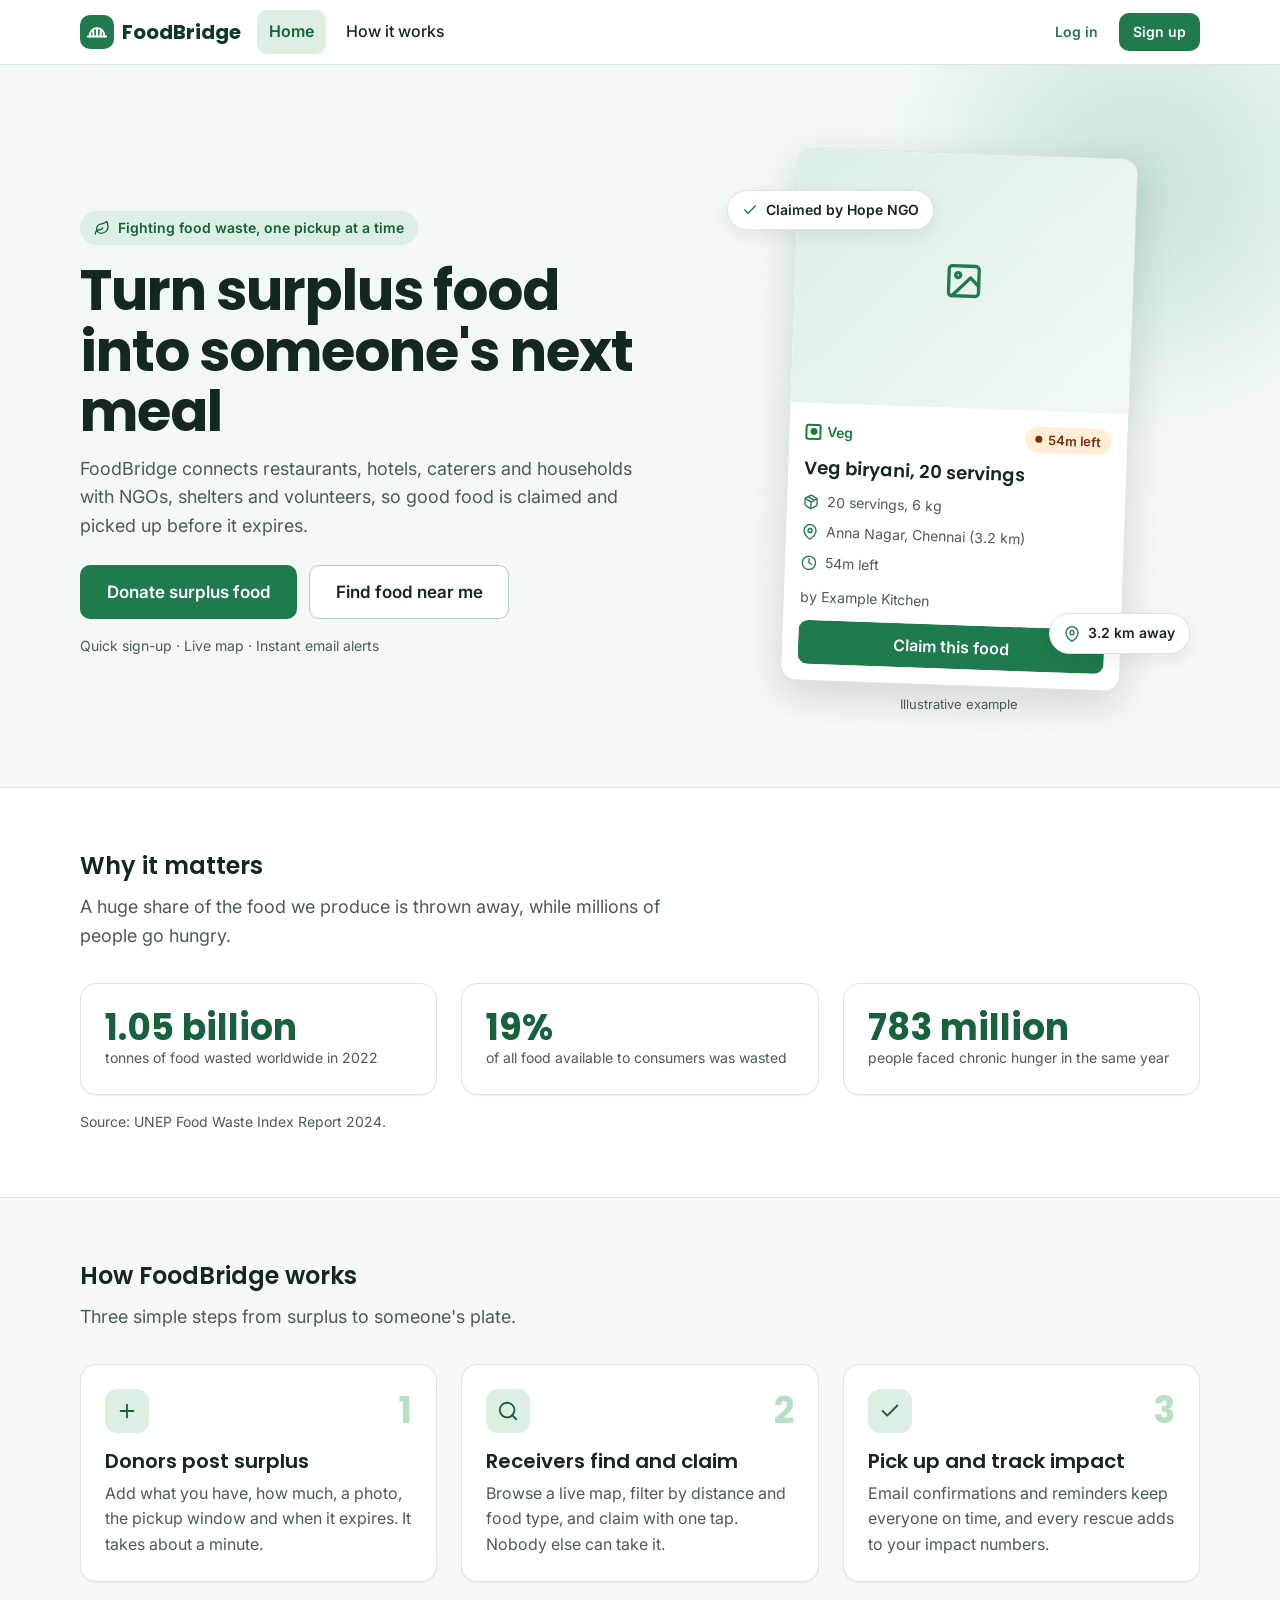
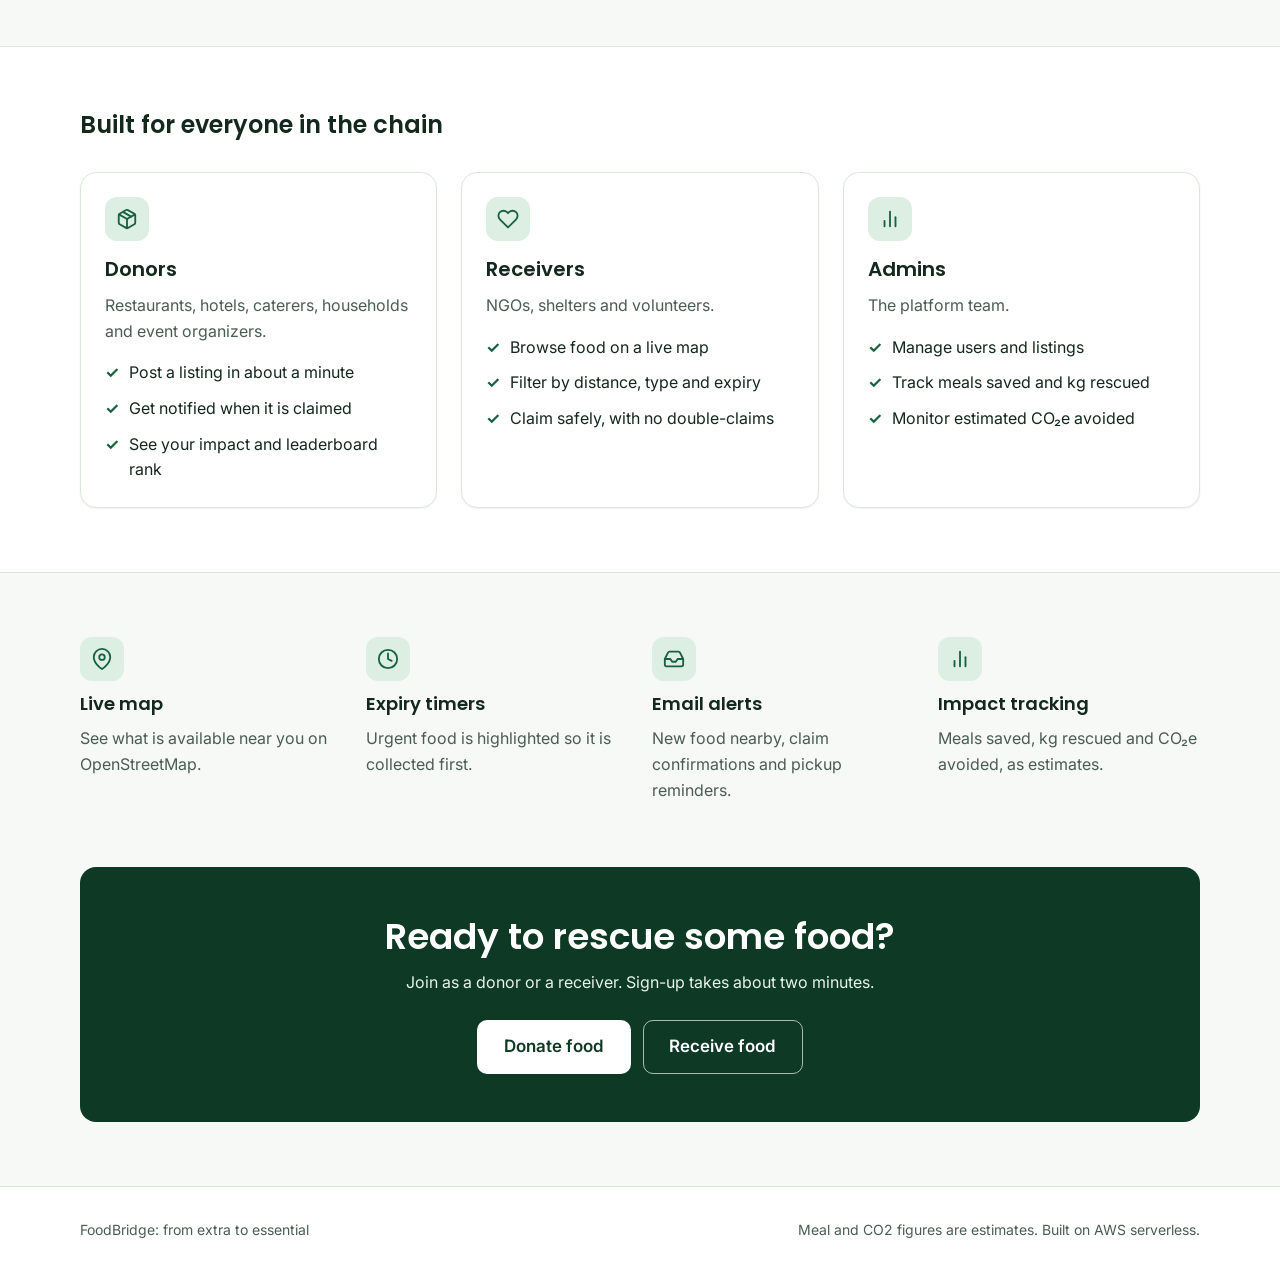
<file: frontend/index.html>
<!DOCTYPE html>
<html lang="en">
<head>
  <meta charset="UTF-8" />
  <meta name="viewport" content="width=device-width, initial-scale=1" />
  <title>FoodBridge | Turn surplus food into someone's next meal</title>
  <meta name="description" content="FoodBridge connects restaurants, hotels, caterers and households with NGOs and volunteers so surplus food is claimed and picked up before it expires." />
  <meta name="theme-color" content="#1F7A4D" />
  <link rel="icon" href="data:image/svg+xml,<svg xmlns=%22http://www.w3.org/2000/svg%22 viewBox=%220 0 100 100%22><text y=%22.9em%22 font-size=%2290%22>🌉</text></svg>" />
  <link rel="preconnect" href="https://fonts.googleapis.com" />
  <link rel="preconnect" href="https://fonts.gstatic.com" crossorigin />
  <link rel="stylesheet" href="https://fonts.googleapis.com/css2?family=Inter:wght@400;500;600&family=Poppins:wght@600;700&display=swap" />
  <link rel="stylesheet" href="css/tokens.css" />
  <link rel="stylesheet" href="css/base.css" />
  <link rel="stylesheet" href="css/components.css" />
  <link rel="stylesheet" href="css/pages.css" />
</head>
<body>
  <header class="site-header" id="site-header"></header>
  <noscript><p class="container" style="padding:1rem">FoodBridge needs JavaScript to run. Please enable it.</p></noscript>

  <main id="main">
    <section class="hero">
      <div class="container hero__inner">
        <div>
          <span class="hero__eyebrow"><span data-icon="leaf" data-size="16"></span>Fighting food waste, one pickup at a time</span>
          <h1>Turn surplus food into someone's next meal</h1>
          <p class="hero__lead">FoodBridge connects restaurants, hotels, caterers and households with NGOs, shelters and volunteers, so good food is claimed and picked up before it expires.</p>
          <div class="hero__actions" id="hero-actions">
            <a class="btn btn-primary btn-lg" href="signup.html?role=donor">Donate surplus food</a>
            <a class="btn btn-secondary btn-lg" href="signup.html?role=receiver">Find food near me</a>
          </div>
          <p class="hero-points">Quick sign-up &middot; Live map &middot; Instant email alerts</p>
        </div>
        <div class="hero-visual" id="hero-visual" aria-hidden="true" inert></div>
      </div>
    </section>

    <section class="section reveal" style="background:var(--surface);border-block:1px solid var(--border)">
      <div class="container">
        <div class="section-head">
          <h2>Why it matters</h2>
          <p>A huge share of the food we produce is thrown away, while millions of people go hungry.</p>
        </div>
        <div class="grid grid-cards">
          <div class="card stat"><div class="stat__value">1.05 billion</div><div class="stat__label">tonnes of food wasted worldwide in 2022</div></div>
          <div class="card stat"><div class="stat__value">19%</div><div class="stat__label">of all food available to consumers was wasted</div></div>
          <div class="card stat"><div class="stat__value">783 million</div><div class="stat__label">people faced chronic hunger in the same year</div></div>
        </div>
        <p class="text-sm text-muted" style="margin:var(--space-4) 0 0">Source: UNEP Food Waste Index Report 2024.</p>
      </div>
    </section>

    <section class="section" id="how">
      <div class="container">
        <div class="section-head reveal">
          <h2>How FoodBridge works</h2>
          <p>Three simple steps from surplus to someone's plate.</p>
        </div>
        <div class="steps">
          <article class="card step reveal"><div class="step__top"><div class="icon-tile"><span data-icon="plus" data-size="22"></span></div><span class="step__num">1</span></div><h3>Donors post surplus</h3><p>Add what you have, how much, a photo, the pickup window and when it expires. It takes about a minute.</p></article>
          <article class="card step reveal"><div class="step__top"><div class="icon-tile"><span data-icon="search" data-size="22"></span></div><span class="step__num">2</span></div><h3>Receivers find and claim</h3><p>Browse a live map, filter by distance and food type, and claim with one tap. Nobody else can take it.</p></article>
          <article class="card step reveal"><div class="step__top"><div class="icon-tile"><span data-icon="check" data-size="22"></span></div><span class="step__num">3</span></div><h3>Pick up and track impact</h3><p>Email confirmations and reminders keep everyone on time, and every rescue adds to your impact numbers.</p></article>
        </div>
      </div>
    </section>

    <section class="section" style="background:var(--surface);border-block:1px solid var(--border)">
      <div class="container">
        <div class="section-head reveal"><h2>Built for everyone in the chain</h2></div>
        <div class="grid grid-cards">
          <article class="card card-pad reveal"><div class="icon-tile"><span data-icon="package" data-size="22"></span></div><h3 style="margin-top:var(--space-4)">Donors</h3><p class="text-muted" style="margin:0">Restaurants, hotels, caterers, households and event organizers.</p><ul class="checklist"><li>Post a listing in about a minute</li><li>Get notified when it is claimed</li><li>See your impact and leaderboard rank</li></ul></article>
          <article class="card card-pad reveal"><div class="icon-tile"><span data-icon="heart" data-size="22"></span></div><h3 style="margin-top:var(--space-4)">Receivers</h3><p class="text-muted" style="margin:0">NGOs, shelters and volunteers.</p><ul class="checklist"><li>Browse food on a live map</li><li>Filter by distance, type and expiry</li><li>Claim safely, with no double-claims</li></ul></article>
          <article class="card card-pad reveal"><div class="icon-tile"><span data-icon="chart" data-size="22"></span></div><h3 style="margin-top:var(--space-4)">Admins</h3><p class="text-muted" style="margin:0">The platform team.</p><ul class="checklist"><li>Manage users and listings</li><li>Track meals saved and kg rescued</li><li>Monitor estimated CO₂e avoided</li></ul></article>
        </div>
      </div>
    </section>

    <section class="section">
      <div class="container features">
        <div class="feature reveal"><div class="icon-tile"><span data-icon="pin" data-size="22"></span></div><h3>Live map</h3><p>See what is available near you on OpenStreetMap.</p></div>
        <div class="feature reveal"><div class="icon-tile"><span data-icon="clock" data-size="22"></span></div><h3>Expiry timers</h3><p>Urgent food is highlighted so it is collected first.</p></div>
        <div class="feature reveal"><div class="icon-tile"><span data-icon="inbox" data-size="22"></span></div><h3>Email alerts</h3><p>New food nearby, claim confirmations and pickup reminders.</p></div>
        <div class="feature reveal"><div class="icon-tile"><span data-icon="chart" data-size="22"></span></div><h3>Impact tracking</h3><p>Meals saved, kg rescued and CO₂e avoided, as estimates.</p></div>
      </div>
    </section>

    <section class="section" style="padding-top:0">
      <div class="container">
        <div class="cta-band reveal">
          <h2>Ready to rescue some food?</h2>
          <p>Join as a donor or a receiver. Sign-up takes about two minutes.</p>
          <div class="cluster" id="cta-actions">
            <a class="btn btn-light btn-lg" href="signup.html?role=donor">Donate food</a>
            <a class="btn btn-outline-light btn-lg" href="signup.html?role=receiver">Receive food</a>
          </div>
        </div>
      </div>
    </section>
  </main>

  <footer class="site-footer" id="site-footer"></footer>
  <script type="module" src="js/pages/index.js"></script>
</body>
</html>
</file>
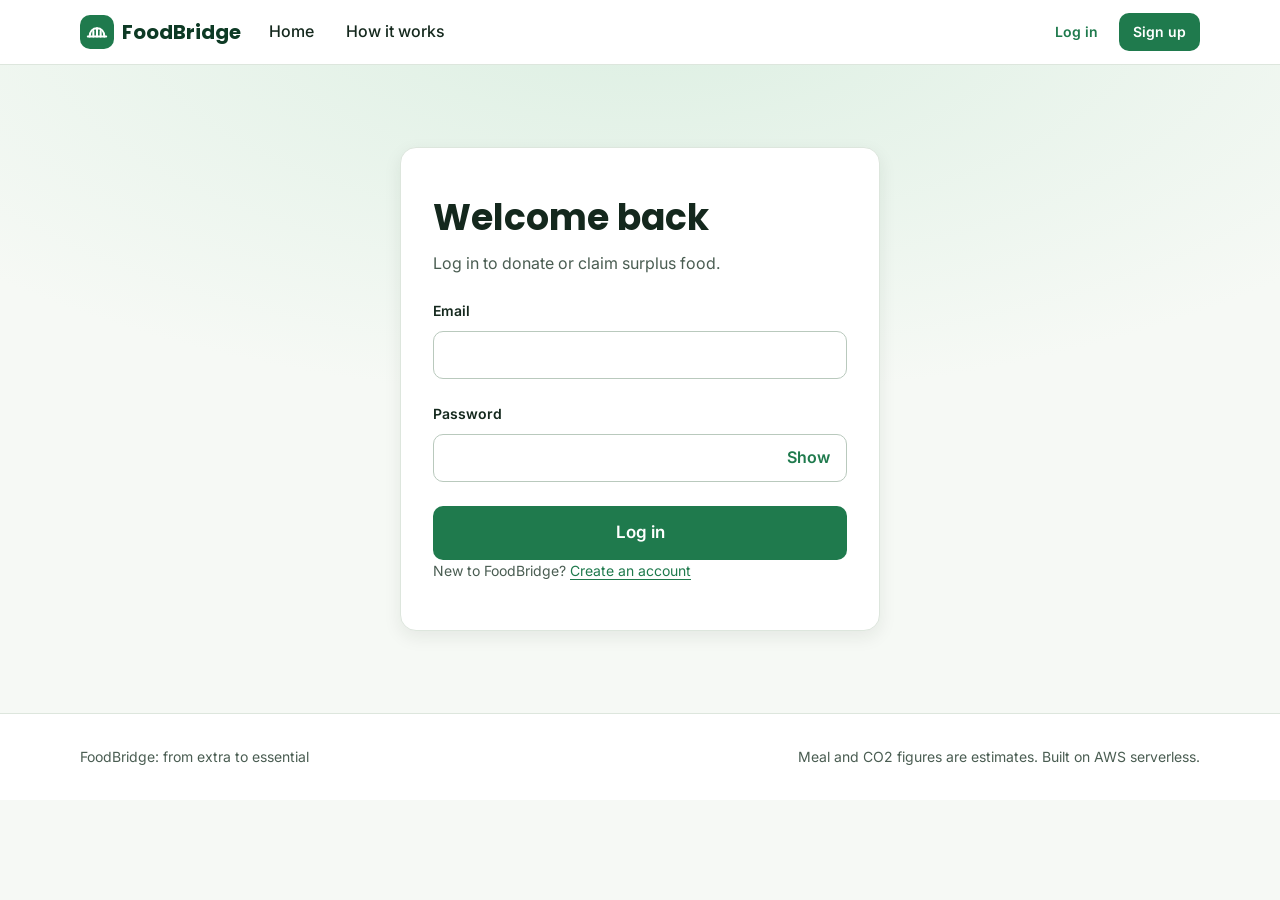
<file: frontend/admin.html>
<!DOCTYPE html>
<html lang="en">
<head>
  <meta charset="UTF-8" />
  <meta name="viewport" content="width=device-width, initial-scale=1" />
  <title>Admin | FoodBridge</title>
  <meta name="theme-color" content="#1F7A4D" />
  <link rel="icon" href="data:image/svg+xml,<svg xmlns=%22http://www.w3.org/2000/svg%22 viewBox=%220 0 100 100%22><text y=%22.9em%22 font-size=%2290%22>🌉</text></svg>" />
  <link rel="preconnect" href="https://fonts.googleapis.com" />
  <link rel="preconnect" href="https://fonts.gstatic.com" crossorigin />
  <link rel="stylesheet" href="https://fonts.googleapis.com/css2?family=Inter:wght@400;500;600&family=Poppins:wght@600;700&display=swap" />
  <link rel="stylesheet" href="css/tokens.css" />
  <link rel="stylesheet" href="css/base.css" />
  <link rel="stylesheet" href="css/components.css" />
  <link rel="stylesheet" href="css/pages.css" />
</head>
<body>
  <header class="site-header" id="site-header"></header>
  <noscript><p class="container" style="padding:1rem">FoodBridge needs JavaScript to run. Please enable it.</p></noscript>
  <main id="main" class="page container stack" style="--stack:var(--space-6)">
    <div class="page-header">
      <div>
        <h1>Admin dashboard</h1>
        <p class="text-muted" style="margin:var(--space-2) 0 0">Platform health, users and listing moderation.</p>
      </div>
      <button class="btn btn-secondary" id="refresh" type="button"><span data-icon="refresh" data-size="18"></span>Refresh</button>
    </div>

    <section aria-label="Platform stats"><div class="stats-row" id="stats"></div></section>

    <section aria-label="Manage platform data">
      <div class="tabs" id="tabs" role="tablist" aria-label="Admin sections"></div>

      <div id="panel-listings" role="tabpanel" aria-labelledby="tab-listings">
        <div class="admin-bar">
          <div class="field"><label class="label" for="l-q">Search listings</label><input class="input" id="l-q" type="search" placeholder="Title or donor" maxlength="60" autocomplete="off" /></div>
          <div class="field"><label class="label" for="l-status">Status</label>
            <select class="select" id="l-status"><option value="">All statuses</option><option value="AVAILABLE">Available</option><option value="CLAIMED">Claimed</option><option value="PICKED_UP">Picked up</option><option value="COMPLETED">Completed</option><option value="EXPIRED">Expired</option></select></div>
        </div>
        <p class="text-sm text-muted" id="l-count" aria-live="polite" style="margin:0 0 var(--space-3)"></p>
        <div id="listings-table"></div>
      </div>

      <div id="panel-users" role="tabpanel" aria-labelledby="tab-users" hidden>
        <div class="admin-bar">
          <div class="field"><label class="label" for="u-q">Search users</label><input class="input" id="u-q" type="search" placeholder="Name, email or organisation" maxlength="60" autocomplete="off" /></div>
          <div class="field"><label class="label" for="u-role">Role</label>
            <select class="select" id="u-role"><option value="">All roles</option><option value="DONOR">Donors</option><option value="RECEIVER">Receivers</option><option value="ADMIN">Admins</option></select></div>
        </div>
        <p class="text-sm text-muted" id="u-count" aria-live="polite" style="margin:0 0 var(--space-3)"></p>
        <div id="users-table"></div>
      </div>
    </section>
  </main>
  <footer class="site-footer" id="site-footer"></footer>
  <script type="module" src="js/pages/admin.js"></script>
</body>
</html>
</file>
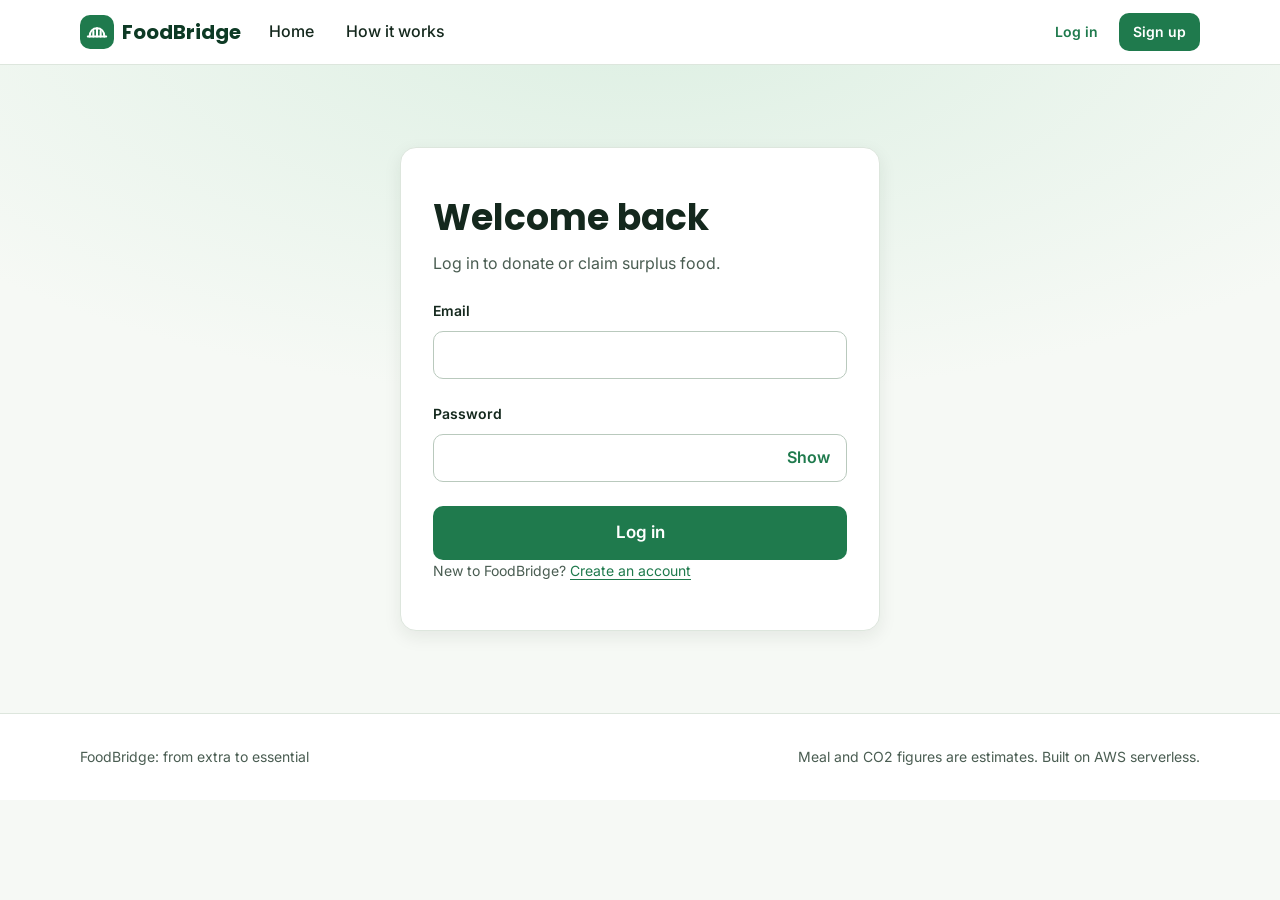
<file: frontend/claims.html>
<!DOCTYPE html>
<html lang="en">
<head>
  <meta charset="UTF-8" />
  <meta name="viewport" content="width=device-width, initial-scale=1" />
  <title>My claims | FoodBridge</title>
  <meta name="theme-color" content="#1F7A4D" />
  <link rel="icon" href="data:image/svg+xml,<svg xmlns=%22http://www.w3.org/2000/svg%22 viewBox=%220 0 100 100%22><text y=%22.9em%22 font-size=%2290%22>🌉</text></svg>" />
  <link rel="preconnect" href="https://fonts.googleapis.com" />
  <link rel="preconnect" href="https://fonts.gstatic.com" crossorigin />
  <link rel="stylesheet" href="https://fonts.googleapis.com/css2?family=Inter:wght@400;500;600&family=Poppins:wght@600;700&display=swap" />
  <link rel="stylesheet" href="css/tokens.css" />
  <link rel="stylesheet" href="css/base.css" />
  <link rel="stylesheet" href="css/components.css" />
  <link rel="stylesheet" href="css/pages.css" />
</head>
<body>
  <header class="site-header" id="site-header"></header>
  <noscript><p class="container" style="padding:1rem">FoodBridge needs JavaScript to run. Please enable it.</p></noscript>
  <main id="main" class="page container stack" style="--stack:var(--space-6)">
    <div class="page-header">
      <div>
        <h1>My claims</h1>
        <p class="text-muted" style="margin:var(--space-2) 0 0">Pick up your food on time and track every rescue.</p>
      </div>
      <a class="btn btn-primary btn-lg" href="browse.html"><span data-icon="search" data-size="20"></span>Find more food</a>
    </div>
    <div class="alert alert--success" id="banner" role="status" hidden></div>
    <section aria-label="Your impact"><div class="stats-row" id="stats"></div></section>
    <section aria-labelledby="claims-title">
      <div class="section-title">
        <h2 id="claims-title">Your claims</h2>
        <div class="segmented" id="tabs" role="group" aria-label="Filter claims"></div>
      </div>
      <div id="list" aria-live="polite"></div>
    </section>
  </main>
  <footer class="site-footer" id="site-footer"></footer>
  <script type="module" src="js/pages/claims.js"></script>
</body>
</html>
</file>
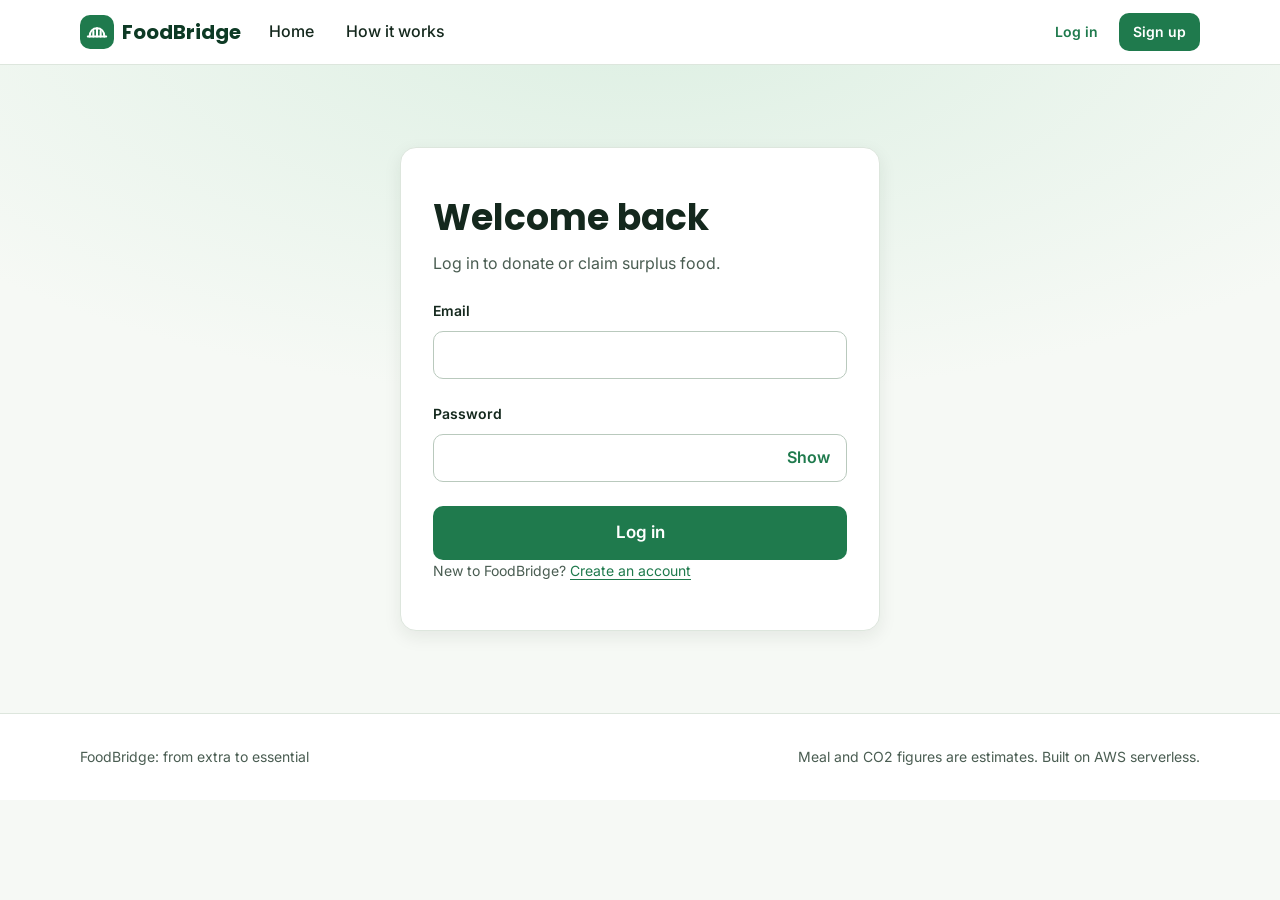
<file: frontend/donor.html>
<!DOCTYPE html>
<html lang="en">
<head>
  <meta charset="UTF-8" />
  <meta name="viewport" content="width=device-width, initial-scale=1" />
  <title>Donor dashboard | FoodBridge</title>
  <meta name="theme-color" content="#1F7A4D" />
  <link rel="icon" href="data:image/svg+xml,<svg xmlns=%22http://www.w3.org/2000/svg%22 viewBox=%220 0 100 100%22><text y=%22.9em%22 font-size=%2290%22>🌉</text></svg>" />
  <link rel="preconnect" href="https://fonts.googleapis.com" />
  <link rel="preconnect" href="https://fonts.gstatic.com" crossorigin />
  <link rel="stylesheet" href="https://fonts.googleapis.com/css2?family=Inter:wght@400;500;600&family=Poppins:wght@600;700&display=swap" />
  <link rel="stylesheet" href="css/tokens.css" />
  <link rel="stylesheet" href="css/base.css" />
  <link rel="stylesheet" href="css/components.css" />
  <link rel="stylesheet" href="css/pages.css" />
</head>
<body>
  <header class="site-header" id="site-header"></header>
  <noscript><p class="container" style="padding:1rem">FoodBridge needs JavaScript to run. Please enable it.</p></noscript>
  <main id="main" class="page container stack" style="--stack:var(--space-6)">
    <div class="page-header">
      <div>
        <h1 id="greeting">Your dashboard</h1>
        <p class="text-muted" style="margin:var(--space-2) 0 0">Track your donations and confirm pickups.</p>
      </div>
      <a class="btn btn-primary btn-lg" href="post.html"><span data-icon="plus" data-size="20"></span>Post food</a>
    </div>
    <section aria-label="Your impact"><div class="stats-row" id="stats"></div></section>
    <section id="attention" aria-live="polite"></section>
    <section aria-labelledby="my-listings-title">
      <div class="section-title">
        <h2 id="my-listings-title">My listings</h2>
        <div class="segmented" id="filters" role="group" aria-label="Filter listings"></div>
      </div>
      <div id="listings"></div>
    </section>
  </main>
  <footer class="site-footer" id="site-footer"></footer>
  <script type="module" src="js/pages/donor.js"></script>
</body>
</html>
</file>
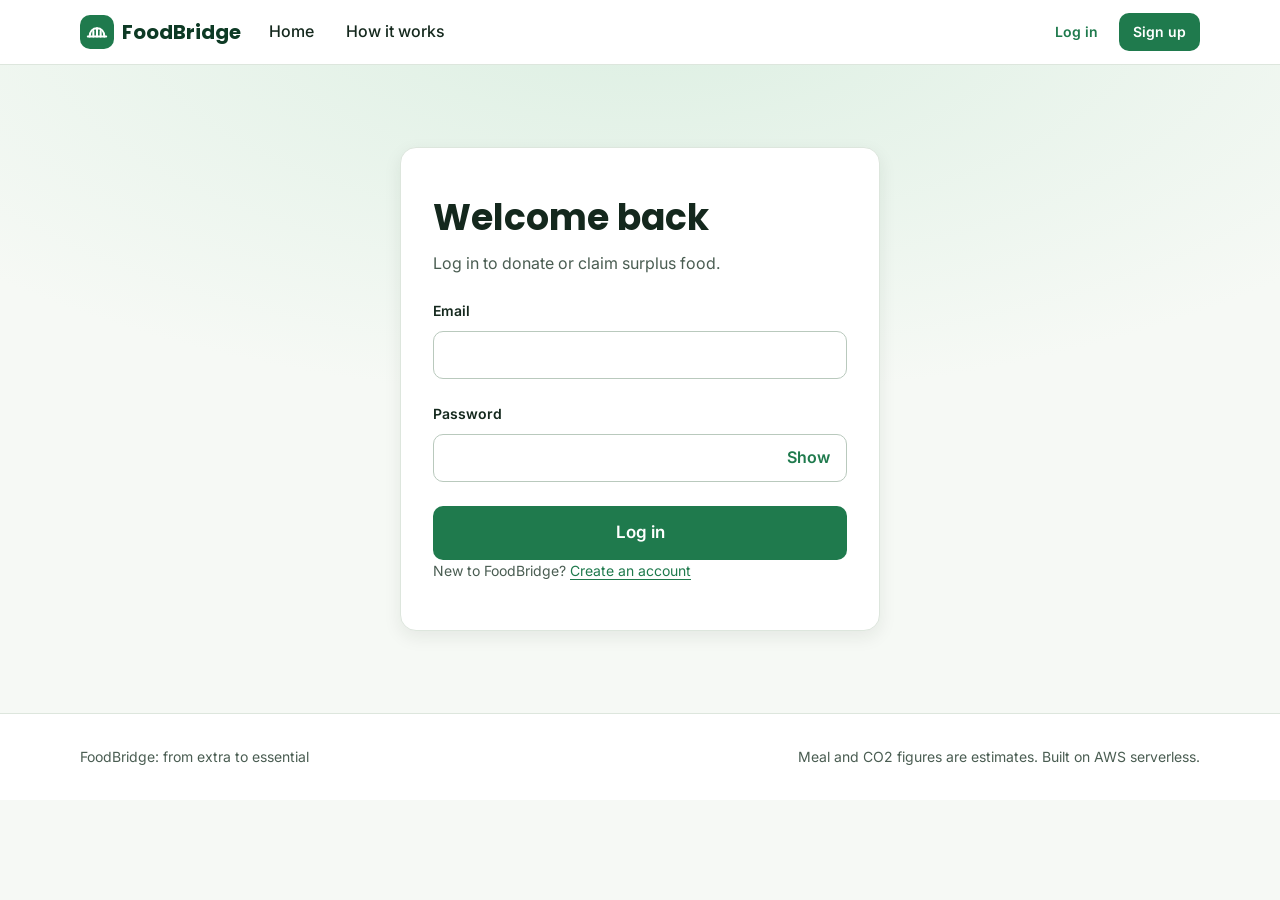
<file: frontend/impact.html>
<!DOCTYPE html>
<html lang="en">
<head>
  <meta charset="UTF-8" />
  <meta name="viewport" content="width=device-width, initial-scale=1" />
  <title>Our impact | FoodBridge</title>
  <meta name="theme-color" content="#1F7A4D" />
  <link rel="icon" href="data:image/svg+xml,<svg xmlns=%22http://www.w3.org/2000/svg%22 viewBox=%220 0 100 100%22><text y=%22.9em%22 font-size=%2290%22>🌉</text></svg>" />
  <link rel="preconnect" href="https://fonts.googleapis.com" />
  <link rel="preconnect" href="https://fonts.gstatic.com" crossorigin />
  <link rel="stylesheet" href="https://fonts.googleapis.com/css2?family=Inter:wght@400;500;600&family=Poppins:wght@600;700&display=swap" />
  <link rel="stylesheet" href="css/tokens.css" />
  <link rel="stylesheet" href="css/base.css" />
  <link rel="stylesheet" href="css/components.css" />
  <link rel="stylesheet" href="css/pages.css" />
</head>
<body>
  <header class="site-header" id="site-header"></header>
  <noscript><p class="container" style="padding:1rem">FoodBridge needs JavaScript to run. Please enable it.</p></noscript>
  <main id="main">
    <section class="impact-hero">
      <div class="container">
        <span class="hero__eyebrow"><span data-icon="leaf" data-size="16"></span>Community impact</span>
        <h1>Every rescued meal counts</h1>
        <p>Totals from handovers confirmed by donors on FoodBridge. Meal and CO₂e figures are estimates.</p>
      </div>
    </section>
    <div class="container page stack" style="--stack:var(--space-6)">
      <section aria-label="Platform totals"><div class="big-stats" id="totals"></div></section>
      <p class="text-sm text-muted" id="assumptions" style="margin:0"></p>
      <section aria-labelledby="lb-title">
        <div class="section-title">
          <h2 id="lb-title">Donor leaderboard</h2>
          <span class="text-sm text-muted">Ranked by food rescued (kg)</span>
        </div>
        <div id="board" aria-live="polite"></div>
      </section>
    </div>
  </main>
  <footer class="site-footer" id="site-footer"></footer>
  <script type="module" src="js/pages/impact.js"></script>
</body>
</html>
</file>
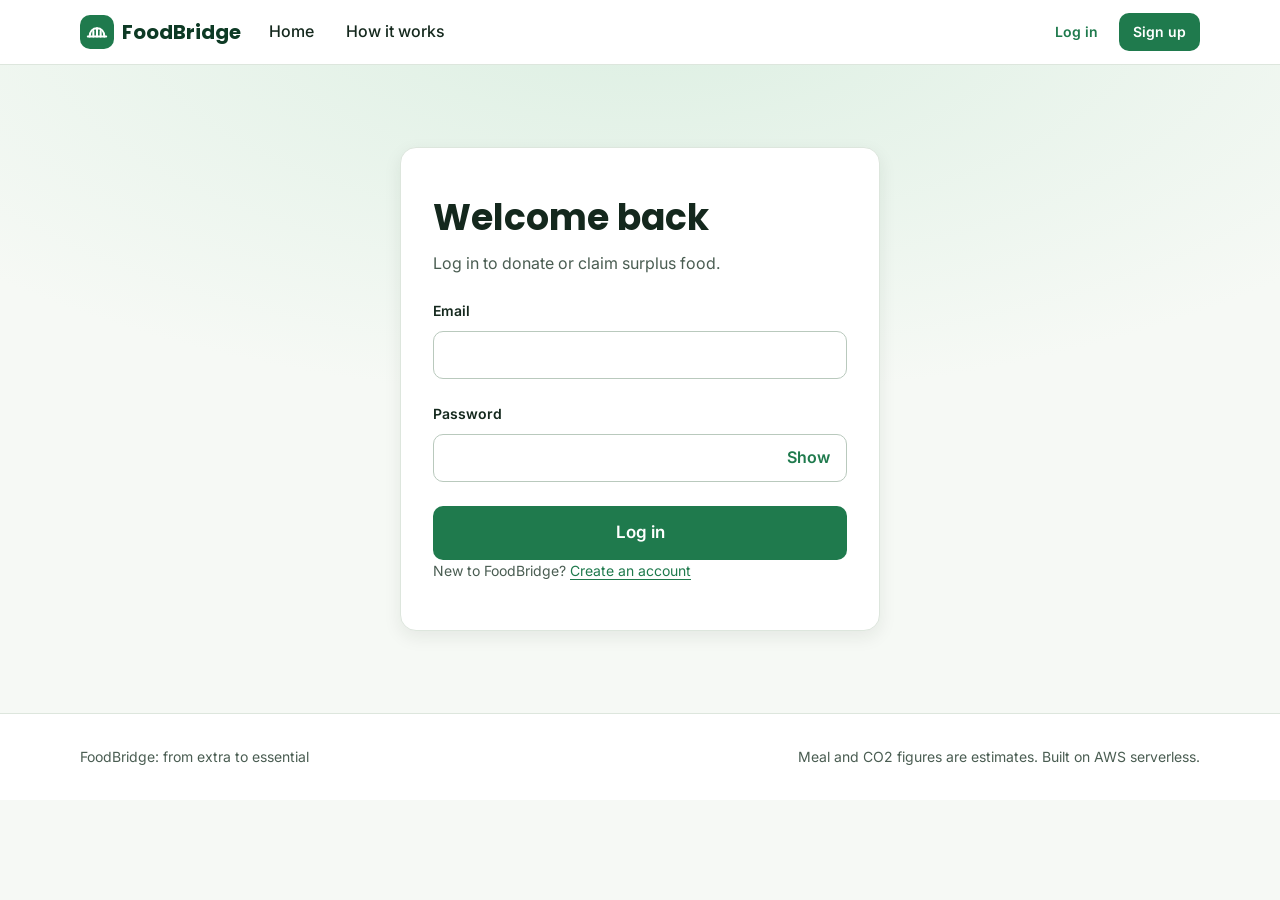
<file: frontend/login.html>
<!DOCTYPE html>
<html lang="en">
<head>
  <meta charset="UTF-8" />
  <meta name="viewport" content="width=device-width, initial-scale=1" />
  <title>Log in | FoodBridge</title>
  <meta name="theme-color" content="#1F7A4D" />
  <link rel="icon" href="data:image/svg+xml,<svg xmlns=%22http://www.w3.org/2000/svg%22 viewBox=%220 0 100 100%22><text y=%22.9em%22 font-size=%2290%22>🌉</text></svg>" />
  <link rel="preconnect" href="https://fonts.googleapis.com" />
  <link rel="preconnect" href="https://fonts.gstatic.com" crossorigin />
  <link rel="stylesheet" href="https://fonts.googleapis.com/css2?family=Inter:wght@400;500;600&family=Poppins:wght@600;700&display=swap" />
  <link rel="stylesheet" href="css/tokens.css" />
  <link rel="stylesheet" href="css/base.css" />
  <link rel="stylesheet" href="css/components.css" />
  <link rel="stylesheet" href="css/pages.css" />
</head>
<body>
  <header class="site-header" id="site-header"></header>
  <noscript><p class="container" style="padding:1rem">FoodBridge needs JavaScript to run. Please enable it.</p></noscript>
  <main id="main" class="auth-wrap">
    <section class="card auth-card stack" style="--stack:var(--space-5)" aria-labelledby="login-title">
      <div>
        <h1 id="login-title">Welcome back</h1>
        <p class="text-muted" style="margin:0">Log in to donate or claim surplus food.</p>
      </div>
      <div class="alert alert--error" id="form-alert" role="alert" hidden></div>
      <form id="login-form" class="stack" style="--stack:var(--space-5)" novalidate>
        <div class="field">
          <label class="label" for="email">Email</label>
          <input class="input" id="email" type="email" autocomplete="username" inputmode="email" />
        </div>
        <div class="field">
          <label class="label" for="password">Password</label>
          <div class="input-group">
            <input class="input" id="password" type="password" autocomplete="current-password" />
            <button class="input-group__btn" id="toggle-pw" type="button" aria-pressed="false" aria-label="Show password">Show</button>
          </div>
        </div>
        <button class="btn btn-primary btn-lg btn-block" id="submit" type="submit">Log in</button>
      </form>
      <p class="text-sm text-muted" style="margin:0">New to FoodBridge? <a href="signup.html">Create an account</a></p>
    </section>
  </main>
  <footer class="site-footer" id="site-footer"></footer>
  <script type="module" src="js/pages/login.js"></script>
</body>
</html>
</file>
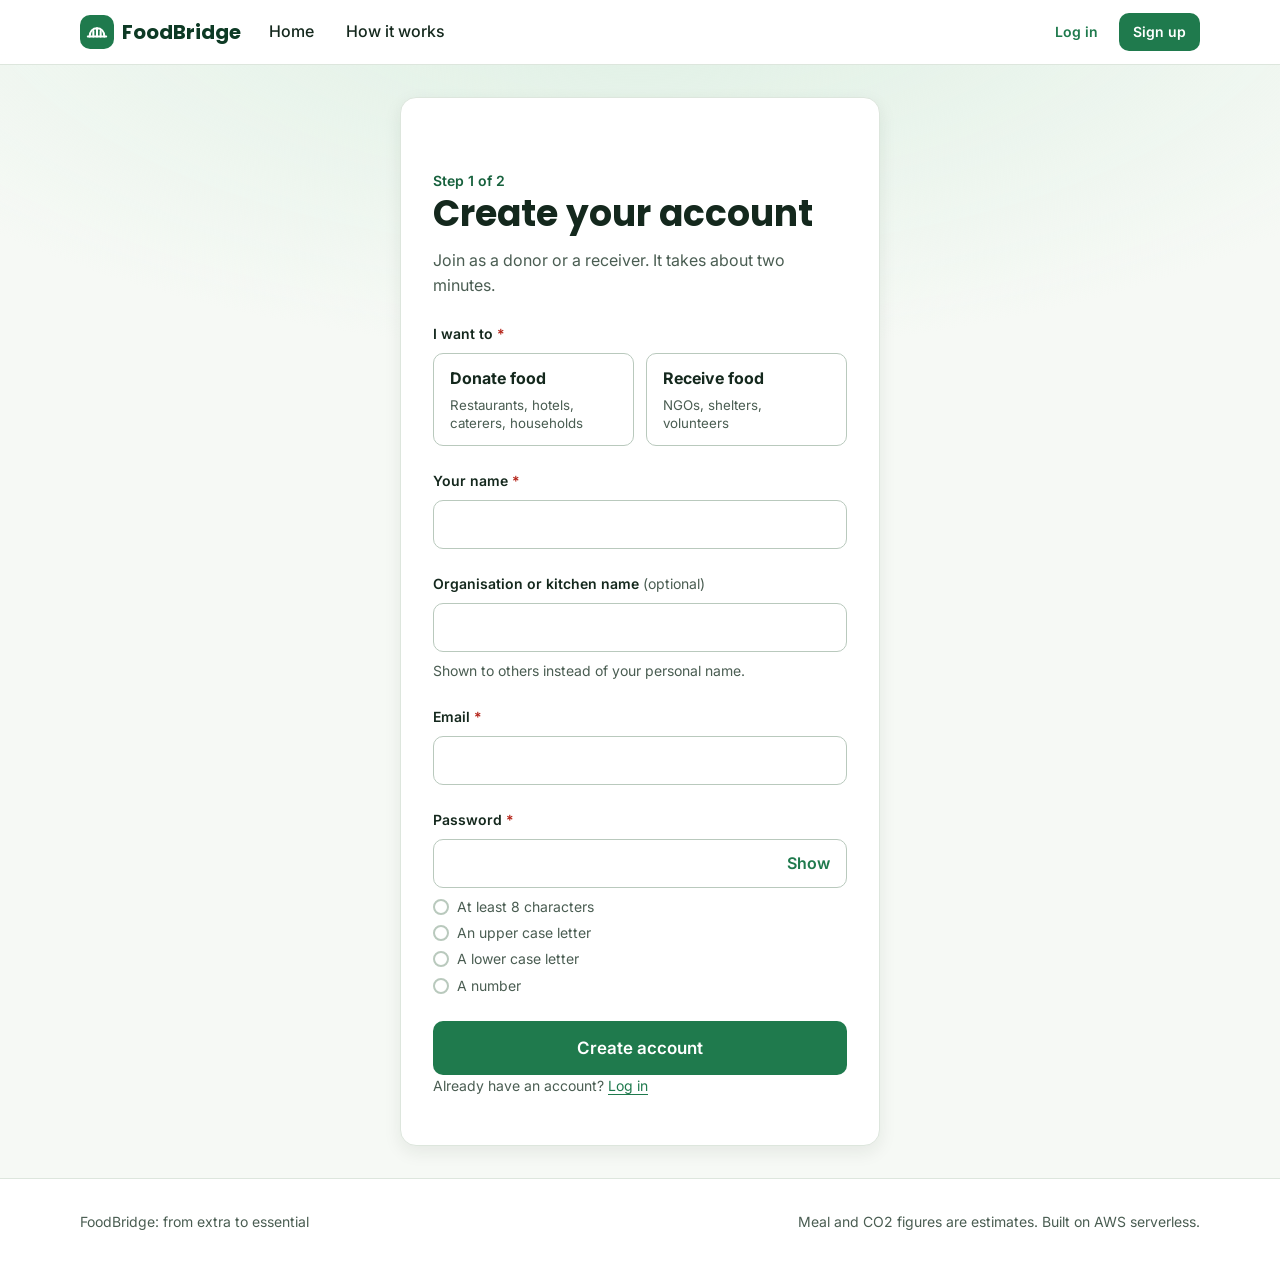
<file: frontend/signup.html>
<!DOCTYPE html>
<html lang="en">
<head>
  <meta charset="UTF-8" />
  <meta name="viewport" content="width=device-width, initial-scale=1" />
  <title>Create account | FoodBridge</title>
  <meta name="theme-color" content="#1F7A4D" />
  <link rel="icon" href="data:image/svg+xml,<svg xmlns=%22http://www.w3.org/2000/svg%22 viewBox=%220 0 100 100%22><text y=%22.9em%22 font-size=%2290%22>🌉</text></svg>" />
  <link rel="preconnect" href="https://fonts.googleapis.com" />
  <link rel="preconnect" href="https://fonts.gstatic.com" crossorigin />
  <link rel="stylesheet" href="https://fonts.googleapis.com/css2?family=Inter:wght@400;500;600&family=Poppins:wght@600;700&display=swap" />
  <link rel="stylesheet" href="css/tokens.css" />
  <link rel="stylesheet" href="css/base.css" />
  <link rel="stylesheet" href="css/components.css" />
  <link rel="stylesheet" href="css/pages.css" />
</head>
<body>
  <header class="site-header" id="site-header"></header>
  <noscript><p class="container" style="padding:1rem">FoodBridge needs JavaScript to run. Please enable it.</p></noscript>
  <main id="main" class="auth-wrap">
    <section class="card auth-card stack" style="--stack:var(--space-5)">
      <div class="alert alert--error" id="form-alert" role="alert" hidden></div>

      <!-- Step 1 -->
      <div id="step-1" class="stack" style="--stack:var(--space-5)">
        <div>
          <p class="step-label">Step 1 of 2</p>
          <h1>Create your account</h1>
          <p class="text-muted" style="margin:0">Join as a donor or a receiver. It takes about two minutes.</p>
        </div>
        <form id="signup-form" class="stack" style="--stack:var(--space-5)" novalidate>
          <div class="field" id="role-field">
            <span class="label" id="role-label">I want to <span class="req">*</span></span>
            <div class="role-pick" role="radiogroup" aria-labelledby="role-label">
              <label class="role-card"><input type="radio" name="role" value="DONOR" /><span class="role-card__body"><strong>Donate food</strong><small>Restaurants, hotels, caterers, households</small></span></label>
              <label class="role-card"><input type="radio" name="role" value="RECEIVER" /><span class="role-card__body"><strong>Receive food</strong><small>NGOs, shelters, volunteers</small></span></label>
            </div>
            <span class="error-text" id="role-err" hidden>Choose how you will use FoodBridge.</span>
          </div>
          <div class="field"><label class="label" for="name">Your name <span class="req">*</span></label><input class="input" id="name" autocomplete="name" maxlength="60" /></div>
          <div class="field"><label class="label" for="org">Organisation or kitchen name <span class="text-muted" style="font-weight:400">(optional)</span></label><input class="input" id="org" autocomplete="organization" maxlength="80" /><span class="hint">Shown to others instead of your personal name.</span></div>
          <div class="field"><label class="label" for="email">Email <span class="req">*</span></label><input class="input" id="email" type="email" autocomplete="email" inputmode="email" /></div>
          <div class="field">
            <label class="label" for="password">Password <span class="req">*</span></label>
            <div class="input-group">
              <input class="input" id="password" type="password" autocomplete="new-password" aria-describedby="pw-rules" />
              <button class="input-group__btn" id="toggle-pw" type="button" aria-pressed="false" aria-label="Show password">Show</button>
            </div>
            <ul class="rules" id="pw-rules"></ul>
          </div>
          <button class="btn btn-primary btn-lg btn-block" id="submit" type="submit">Create account</button>
        </form>
        <p class="text-sm text-muted" style="margin:0">Already have an account? <a href="login.html">Log in</a></p>
      </div>

      <!-- Step 2 -->
      <div id="step-2" class="stack" style="--stack:var(--space-5)" hidden>
        <div>
          <p class="step-label">Step 2 of 2</p>
          <h1>Check your email</h1>
          <p class="text-muted" style="margin:0">We sent a 6-digit code to <strong id="confirm-email"></strong>. It can take a minute. Check spam too.</p>
        </div>
        <form id="confirm-form" class="stack" style="--stack:var(--space-5)" novalidate>
          <div class="field"><label class="label" for="code">Confirmation code</label><input class="input code-input" id="code" inputmode="numeric" autocomplete="one-time-code" maxlength="6" placeholder="000000" /></div>
          <button class="btn btn-primary btn-lg btn-block" id="confirm-submit" type="submit">Confirm and continue</button>
        </form>
        <div class="cluster">
          <button class="btn btn-ghost btn-sm" id="resend" type="button">Resend code</button>
          <button class="btn btn-ghost btn-sm" id="back" type="button">Use a different email</button>
        </div>
      </div>
    </section>
  </main>
  <footer class="site-footer" id="site-footer"></footer>
  <script type="module" src="js/pages/signup.js"></script>
</body>
</html>
</file>
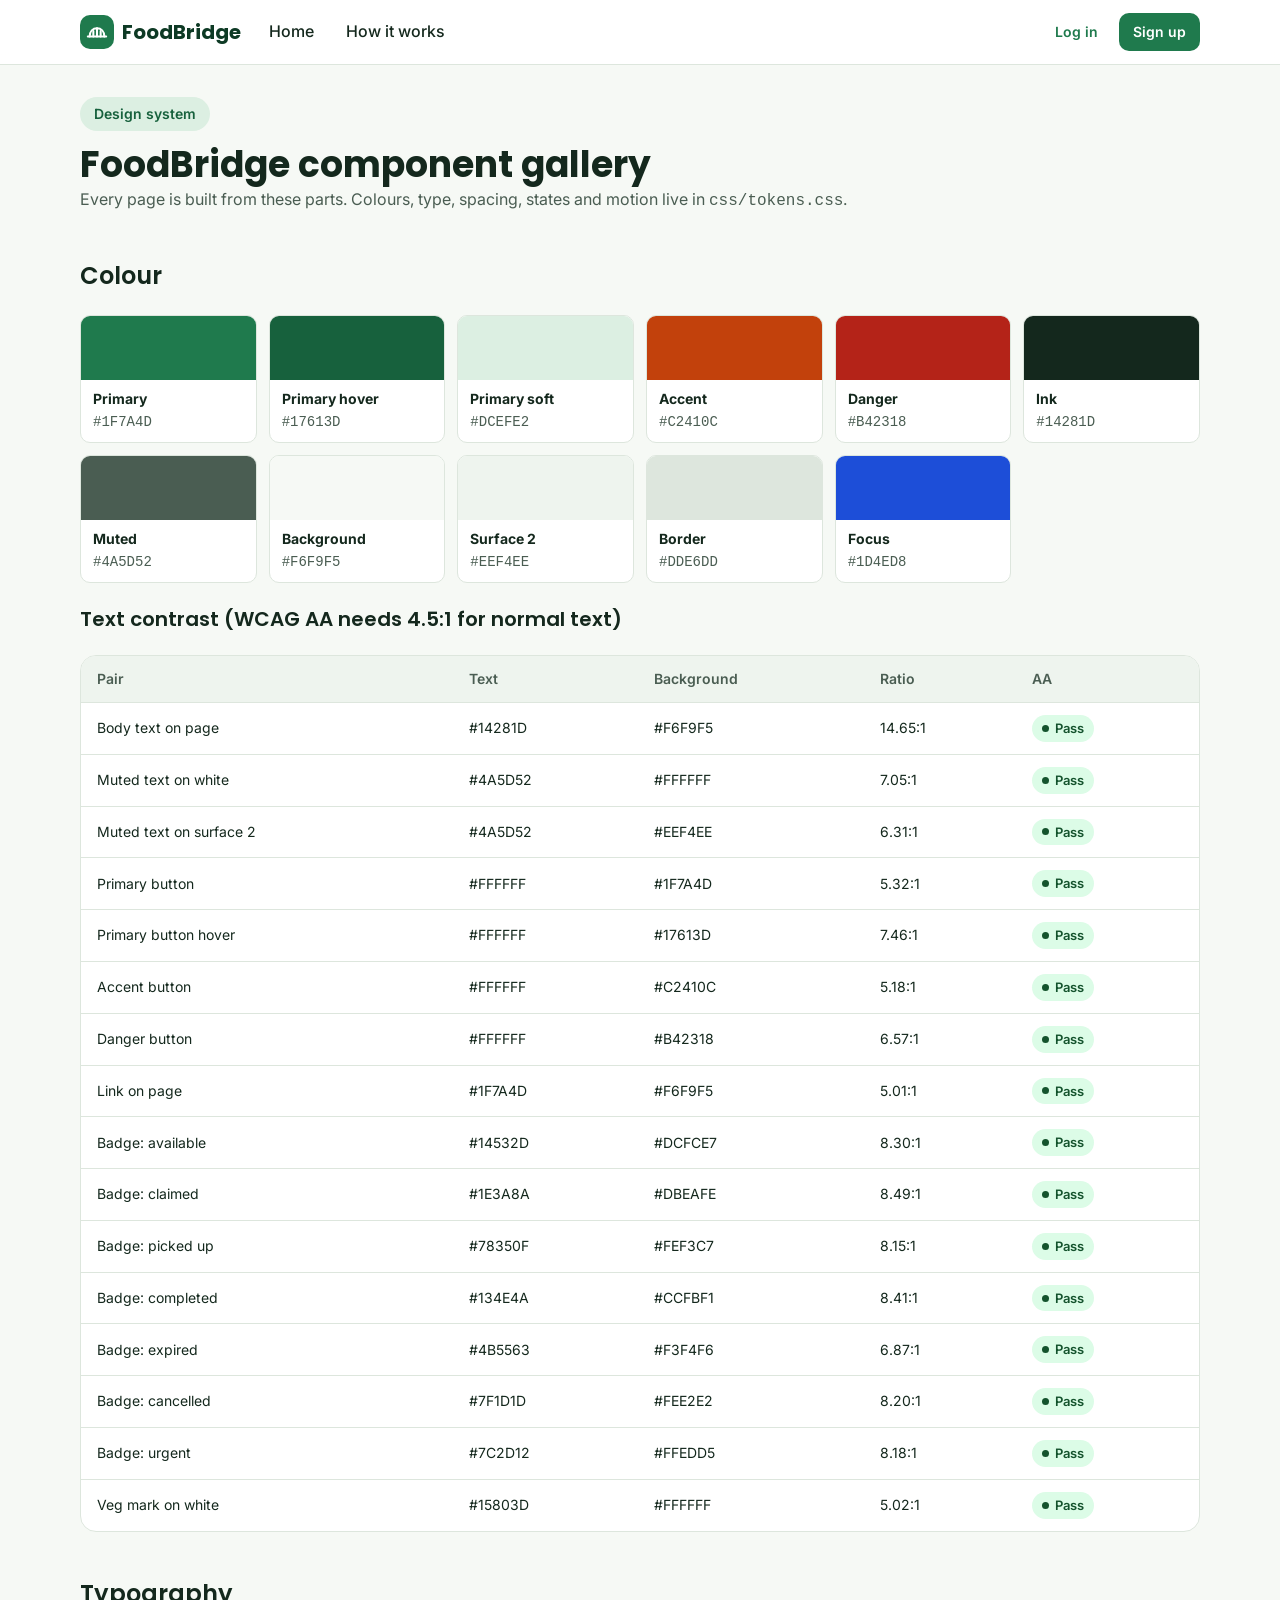
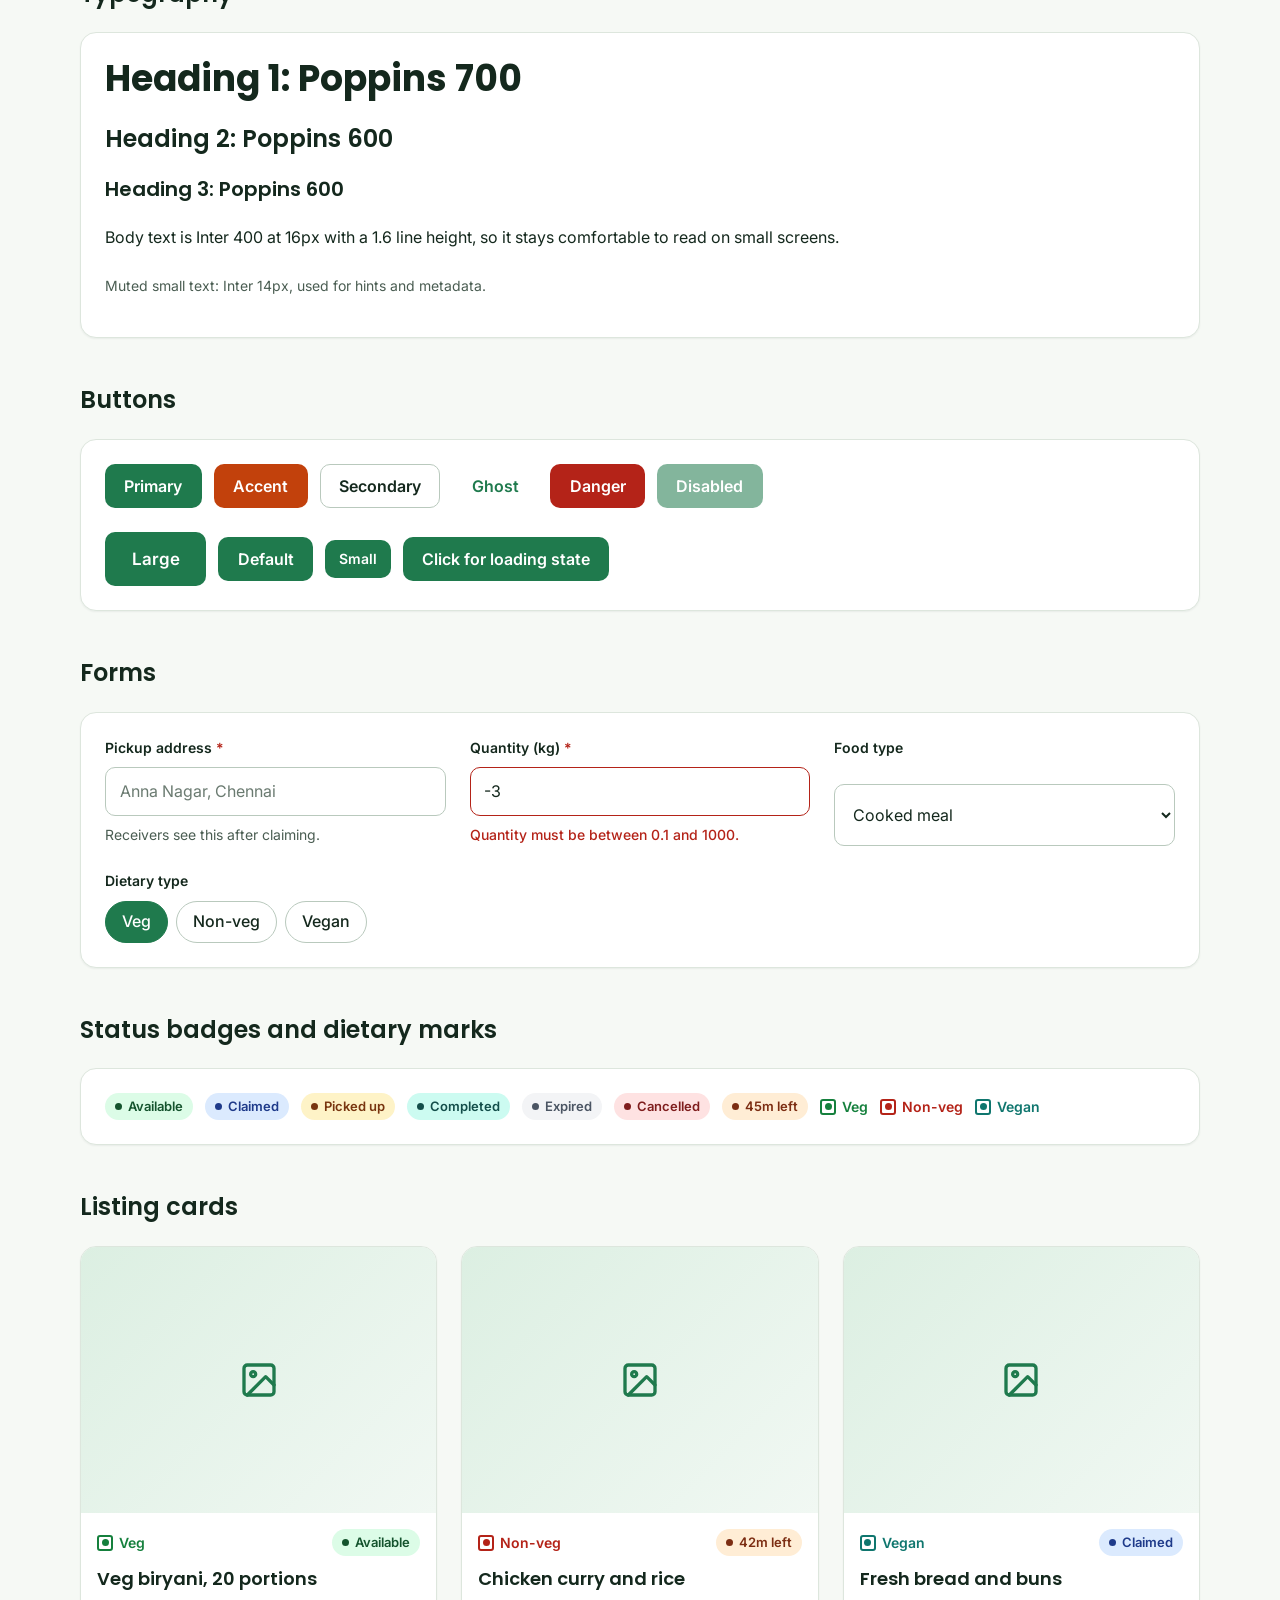
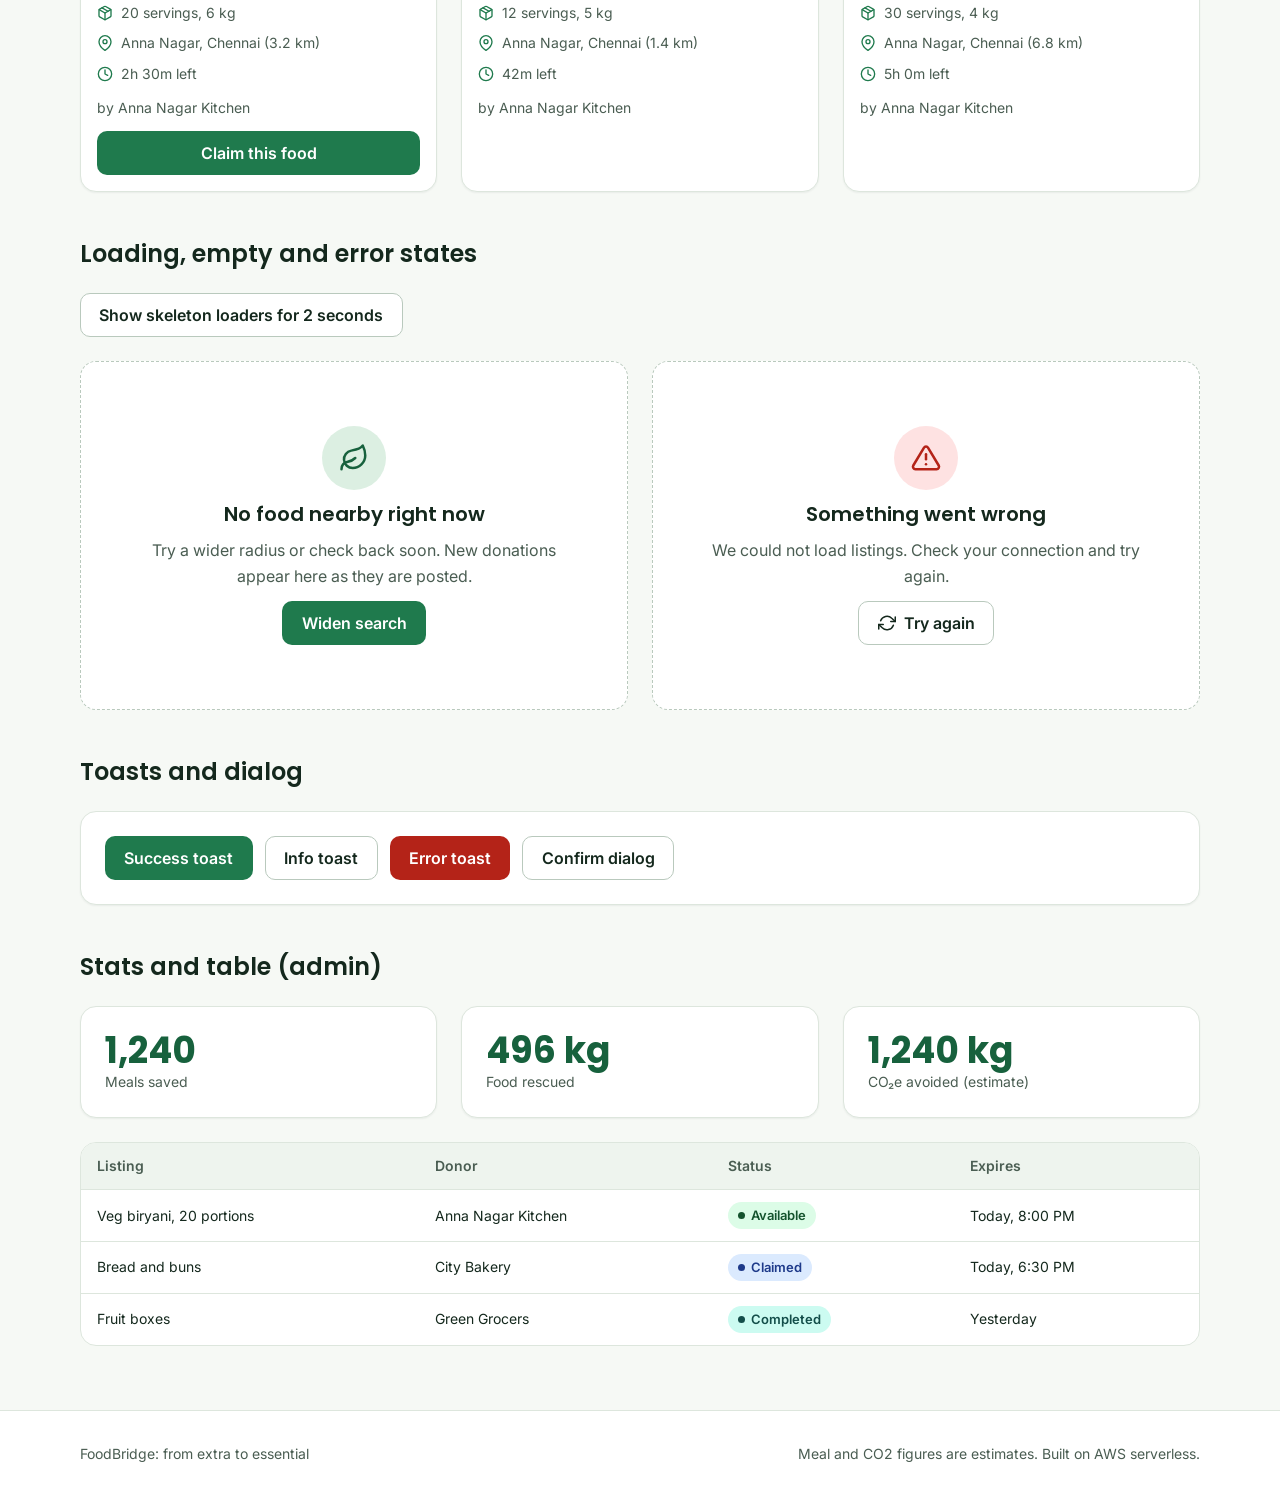
<file: frontend/styleguide.html>
<!DOCTYPE html>
<html lang="en">
<head>
  <meta charset="UTF-8" />
  <meta name="viewport" content="width=device-width, initial-scale=1" />
  <title>Design system | FoodBridge</title>
  <meta name="description" content="FoodBridge design system and component gallery" />
  <link rel="icon" href="data:image/svg+xml,<svg xmlns=%22http://www.w3.org/2000/svg%22 viewBox=%220 0 100 100%22><text y=%22.9em%22 font-size=%2290%22>🌉</text></svg>" />
  <link rel="preconnect" href="https://fonts.googleapis.com" />
  <link rel="preconnect" href="https://fonts.gstatic.com" crossorigin />
  <link rel="stylesheet" href="https://fonts.googleapis.com/css2?family=Inter:wght@400;500;600&family=Poppins:wght@600;700&display=swap" />
  <link rel="stylesheet" href="css/tokens.css" />
  <link rel="stylesheet" href="css/base.css" />
  <link rel="stylesheet" href="css/components.css" />
  <style>
    .swatches { display: grid; grid-template-columns: repeat(auto-fill, minmax(150px, 1fr)); gap: var(--space-3); }
    .swatch { overflow: hidden; border: 1px solid var(--border); border-radius: var(--r-md); background: var(--surface); }
    .swatch__color { height: 64px; }
    .swatch__meta { padding: var(--space-2) var(--space-3); font-size: var(--text-sm); }
    .swatch__meta code { color: var(--ink-muted); }
    .demo { padding: var(--space-5); }
    .gallery-title { margin-top: var(--space-7); }
  </style>
</head>
<body>
  <header class="site-header" id="site-header"></header>

  <main id="main" class="page container stack" style="--stack: var(--space-5)">
    <div class="page-header">
      <div>
        <p class="hero__eyebrow" style="margin-bottom:var(--space-3)">Design system</p>
        <h1>FoodBridge component gallery</h1>
        <p class="text-muted" style="margin:0">Every page is built from these parts. Colours, type, spacing, states and motion live in <code>css/tokens.css</code>.</p>
      </div>
    </div>

    <h2 class="gallery-title">Colour</h2>
    <div class="swatches" id="swatches"></div>
    <h3>Text contrast (WCAG AA needs 4.5:1 for normal text)</h3>
    <div class="table-wrap"><table class="table"><thead><tr><th>Pair</th><th>Text</th><th>Background</th><th>Ratio</th><th>AA</th></tr></thead><tbody id="contrast"></tbody></table></div>

    <h2 class="gallery-title">Typography</h2>
    <div class="card demo stack">
      <h1>Heading 1: Poppins 700</h1>
      <h2>Heading 2: Poppins 600</h2>
      <h3>Heading 3: Poppins 600</h3>
      <p>Body text is Inter 400 at 16px with a 1.6 line height, so it stays comfortable to read on small screens.</p>
      <p class="text-muted text-sm">Muted small text: Inter 14px, used for hints and metadata.</p>
    </div>

    <h2 class="gallery-title">Buttons</h2>
    <div class="card demo stack">
      <div class="cluster">
        <button class="btn btn-primary">Primary</button>
        <button class="btn btn-accent">Accent</button>
        <button class="btn btn-secondary">Secondary</button>
        <button class="btn btn-ghost">Ghost</button>
        <button class="btn btn-danger">Danger</button>
        <button class="btn btn-primary" disabled>Disabled</button>
      </div>
      <div class="cluster">
        <button class="btn btn-primary btn-lg">Large</button>
        <button class="btn btn-primary">Default</button>
        <button class="btn btn-primary btn-sm">Small</button>
        <button class="btn btn-primary" id="loading-demo">Click for loading state</button>
      </div>
    </div>

    <h2 class="gallery-title">Forms</h2>
    <div class="card demo">
      <div class="form-grid">
        <div class="field"><label class="label" for="f1">Pickup address <span class="req">*</span></label><input class="input" id="f1" placeholder="Anna Nagar, Chennai" /><span class="hint">Receivers see this after claiming.</span></div>
        <div class="field has-error"><label class="label" for="f2">Quantity (kg) <span class="req">*</span></label><input class="input" id="f2" value="-3" aria-invalid="true" aria-describedby="f2e" /><span class="error-text" id="f2e">Quantity must be between 0.1 and 1000.</span></div>
        <div class="field"><label class="label" for="f3">Food type</label><select class="select" id="f3"><option>Cooked meal</option><option>Bakery</option><option>Fruits &amp; vegetables</option></select></div>
        <div class="field"><span class="label" id="diet-label">Dietary type</span>
          <div class="chips" role="radiogroup" aria-labelledby="diet-label">
            <label class="chip"><input type="radio" name="diet" checked /><span>Veg</span></label>
            <label class="chip"><input type="radio" name="diet" /><span>Non-veg</span></label>
            <label class="chip"><input type="radio" name="diet" /><span>Vegan</span></label>
          </div></div>
      </div>
    </div>

    <h2 class="gallery-title">Status badges and dietary marks</h2>
    <div class="card demo cluster">
      <span class="badge badge--available">Available</span><span class="badge badge--claimed">Claimed</span>
      <span class="badge badge--pickedup">Picked up</span><span class="badge badge--completed">Completed</span>
      <span class="badge badge--expired">Expired</span><span class="badge badge--cancelled">Cancelled</span>
      <span class="badge badge--urgent">45m left</span>
      <span class="diet diet--veg"><span class="diet__mark"></span>Veg</span>
      <span class="diet diet--nonveg"><span class="diet__mark"></span>Non-veg</span>
      <span class="diet diet--vegan"><span class="diet__mark"></span>Vegan</span>
    </div>

    <h2 class="gallery-title">Listing cards</h2>
    <div class="grid grid-cards" id="cards"></div>

    <h2 class="gallery-title">Loading, empty and error states</h2>
    <div class="cluster"><button class="btn btn-secondary" id="toggle-skeleton">Show skeleton loaders for 2 seconds</button></div>
    <div id="skeleton-slot"></div>
    <div class="grid grid-2">
      <div id="empty-slot"></div>
      <div id="error-slot"></div>
    </div>

    <h2 class="gallery-title">Toasts and dialog</h2>
    <div class="card demo cluster">
      <button class="btn btn-primary" id="t-success">Success toast</button>
      <button class="btn btn-secondary" id="t-info">Info toast</button>
      <button class="btn btn-danger" id="t-error">Error toast</button>
      <button class="btn btn-secondary" id="open-dialog">Confirm dialog</button>
    </div>

    <h2 class="gallery-title">Stats and table (admin)</h2>
    <div class="grid grid-cards" style="--min:200px">
      <div class="card stat"><div class="stat__value">1,240</div><div class="stat__label">Meals saved</div></div>
      <div class="card stat"><div class="stat__value">496 kg</div><div class="stat__label">Food rescued</div></div>
      <div class="card stat"><div class="stat__value">1,240 kg</div><div class="stat__label">CO₂e avoided (estimate)</div></div>
    </div>
    <div class="table-wrap">
      <table class="table"><thead><tr><th>Listing</th><th>Donor</th><th>Status</th><th>Expires</th></tr></thead>
        <tbody>
          <tr><td>Veg biryani, 20 portions</td><td>Anna Nagar Kitchen</td><td><span class="badge badge--available">Available</span></td><td>Today, 8:00 PM</td></tr>
          <tr><td>Bread and buns</td><td>City Bakery</td><td><span class="badge badge--claimed">Claimed</span></td><td>Today, 6:30 PM</td></tr>
          <tr><td>Fruit boxes</td><td>Green Grocers</td><td><span class="badge badge--completed">Completed</span></td><td>Yesterday</td></tr>
        </tbody></table>
    </div>
  </main>

  <footer class="site-footer" id="site-footer"></footer>

  <script type="module">
    import { h, toast, withLoading, skeletonGrid, listingCard, emptyState, errorState, confirmDialog } from "./js/ui.js";
    import { mountShell } from "./js/shell.js";
    mountShell();

    // Colour swatches
    const palette = [
      ["Primary", "#1F7A4D"], ["Primary hover", "#17613D"], ["Primary soft", "#DCEFE2"], ["Accent", "#C2410C"],
      ["Danger", "#B42318"], ["Ink", "#14281D"], ["Muted", "#4A5D52"], ["Background", "#F6F9F5"],
      ["Surface 2", "#EEF4EE"], ["Border", "#DDE6DD"], ["Focus", "#1D4ED8"],
    ];
    document.getElementById("swatches").append(...palette.map(([n, hex]) =>
      h("div", { class: "swatch" }, h("div", { class: "swatch__color", style: `background:${hex}` }),
        h("div", { class: "swatch__meta" }, h("strong", {}, n), h("br"), h("code", {}, hex)))));

    // Live contrast check
    const lum = (hex) => {
      const [r, g, b] = [1, 3, 5].map((i) => parseInt(hex.slice(i, i + 2), 16) / 255)
        .map((v) => (v <= 0.03928 ? v / 12.92 : ((v + 0.055) / 1.055) ** 2.4));
      return 0.2126 * r + 0.7152 * g + 0.0722 * b;
    };
    const ratio = (a, b) => { const [x, y] = [lum(a), lum(b)].sort((p, q) => q - p); return (x + 0.05) / (y + 0.05); };
    const pairs = [
      ["Body text on page", "#14281D", "#F6F9F5"], ["Muted text on white", "#4A5D52", "#FFFFFF"],
      ["Muted text on surface 2", "#4A5D52", "#EEF4EE"], ["Primary button", "#FFFFFF", "#1F7A4D"],
      ["Primary button hover", "#FFFFFF", "#17613D"], ["Accent button", "#FFFFFF", "#C2410C"],
      ["Danger button", "#FFFFFF", "#B42318"], ["Link on page", "#1F7A4D", "#F6F9F5"],
      ["Badge: available", "#14532D", "#DCFCE7"], ["Badge: claimed", "#1E3A8A", "#DBEAFE"],
      ["Badge: picked up", "#78350F", "#FEF3C7"], ["Badge: completed", "#134E4A", "#CCFBF1"],
      ["Badge: expired", "#4B5563", "#F3F4F6"], ["Badge: cancelled", "#7F1D1D", "#FEE2E2"],
      ["Badge: urgent", "#7C2D12", "#FFEDD5"], ["Veg mark on white", "#15803D", "#FFFFFF"],
    ];
    document.getElementById("contrast").append(...pairs.map(([n, fg, bg]) => {
      const r = ratio(fg, bg);
      return h("tr", {}, h("td", {}, n), h("td", {}, fg), h("td", {}, bg), h("td", {}, r.toFixed(2) + ":1"),
        h("td", {}, h("span", { class: `badge ${r >= 4.5 ? "badge--available" : "badge--cancelled"}` }, r >= 4.5 ? "Pass" : "Fail")));
    }));

    // Listing cards
    const hrs = (n) => new Date(Date.now() + n * 3600e3).toISOString();
    const base = { donorName: "Anna Nagar Kitchen", foodType: "Cooked meal", address: "Anna Nagar, Chennai", photoUrl: null, distanceKm: 3.2 };
    document.getElementById("cards").append(
      listingCard({ ...base, title: "Veg biryani, 20 portions", dietary: "veg", servings: 20, quantityKg: 6, expiresAt: hrs(2.5), status: "AVAILABLE" }, { href: "#",
        footer: h("button", { class: "btn btn-primary btn-block", type: "button", onclick: () => toast.success("Claimed! Check your email for pickup details.") }, "Claim this food") }),
      listingCard({ ...base, title: "Chicken curry and rice", dietary: "non-veg", servings: 12, quantityKg: 5, expiresAt: hrs(0.7), status: "AVAILABLE", distanceKm: 1.4 }, { href: "#" }),
      listingCard({ ...base, title: "Fresh bread and buns", dietary: "vegan", servings: 30, quantityKg: 4, expiresAt: hrs(5), status: "CLAIMED", distanceKm: 6.8 }, { href: "#" }));

    // States
    document.getElementById("empty-slot").append(emptyState({ icon: "leaf", title: "No food nearby right now", text: "Try a wider radius or check back soon. New donations appear here as they are posted.", action: { label: "Widen search", onClick: () => toast.info("Radius widened to 25 km") } }));
    document.getElementById("error-slot").append(errorState({ message: "We could not load listings. Check your connection and try again.", onRetry: () => toast.info("Retrying...") }));

    // Skeleton demo
    const slot = document.getElementById("skeleton-slot");
    document.getElementById("toggle-skeleton").addEventListener("click", () => {
      slot.replaceChildren(skeletonGrid(3));
      setTimeout(() => slot.replaceChildren(), 2000);
    });

    // Buttons, toasts, dialog
    document.getElementById("loading-demo").addEventListener("click", (e) =>
      withLoading(e.currentTarget, () => new Promise((r) => setTimeout(r, 1600))).then(() => toast.success("Saved")));
    document.getElementById("t-success").onclick = () => toast.success("Listing posted. Nearby receivers were notified.");
    document.getElementById("t-info").onclick = () => toast.info("Your session will refresh automatically.");
    document.getElementById("t-error").onclick = () => toast.error("Someone just claimed this listing.");
    document.getElementById("open-dialog").onclick = async () => {
      const ok = await confirmDialog({ title: "Withdraw this listing?", message: "Receivers will no longer see it. This cannot be undone.", confirmLabel: "Withdraw", danger: true });
      toast(ok ? "Listing withdrawn" : "Cancelled", { type: ok ? "success" : "info" });
    };
  </script>
</body>
</html>
</file>
<file: frontend/css/tokens.css>
/* FoodBridge design tokens: the single source of truth for the look. */
:root {
  /* Brand palette */
  --green-50: #F1F8F3;
  --green-100: #DCEFE2;
  --green-200: #B8DEC4;
  --green-500: #2E9B63;
  --green-600: #1F7A4D;
  --green-700: #17613D;
  --green-900: #0E3A25;
  --orange-100: #FFEDD5;
  --orange-600: #C2410C;
  --orange-700: #9A3412;
  --red-100: #FEE2E2;
  --red-700: #B42318;
  --red-800: #8E1B12;
  --blue-700: #1D4ED8;

  /* Semantic colours */
  --bg: #F6F9F5;
  --surface: #FFFFFF;
  --surface-2: #EEF4EE;
  --border: #DDE6DD;
  --border-strong: #B9C9BD;
  --ink: #14281D;
  --ink-muted: #4A5D52;
  --primary: var(--green-600);
  --primary-hover: var(--green-700);
  --primary-soft: var(--green-100);
  --accent: var(--orange-600);
  --accent-hover: var(--orange-700);
  --danger: var(--red-700);
  --danger-hover: var(--red-800);
  --focus: var(--blue-700);

  /* Status badges: background / text */
  --st-available-bg: #DCFCE7;  --st-available-fg: #14532D;
  --st-claimed-bg: #DBEAFE;    --st-claimed-fg: #1E3A8A;
  --st-pickedup-bg: #FEF3C7;   --st-pickedup-fg: #78350F;
  --st-completed-bg: #CCFBF1;  --st-completed-fg: #134E4A;
  --st-expired-bg: #F3F4F6;    --st-expired-fg: #4B5563;
  --st-cancelled-bg: #FEE2E2;  --st-cancelled-fg: #7F1D1D;

  /* Typography */
  --font-head: "Poppins", system-ui, -apple-system, "Segoe UI", Roboto, sans-serif;
  --font-body: "Inter", system-ui, -apple-system, "Segoe UI", Roboto, sans-serif;
  --text-sm: 0.875rem;
  --text-base: 1rem;
  --text-lg: 1.125rem;
  --text-xl: 1.25rem;
  --text-2xl: 1.5rem;
  --text-3xl: clamp(1.75rem, 1.4rem + 1.6vw, 2.25rem);
  --text-4xl: clamp(2.25rem, 1.6rem + 3vw, 3.5rem);

  /* Spacing (4px scale) */
  --space-1: 0.25rem;
  --space-2: 0.5rem;
  --space-3: 0.75rem;
  --space-4: 1rem;
  --space-5: 1.5rem;
  --space-6: 2rem;
  --space-7: 3rem;
  --space-8: 4rem;
  --space-9: 6rem;

  /* Shape, depth, motion, layout */
  --r-sm: 6px;
  --r-md: 10px;
  --r-lg: 16px;
  --r-pill: 999px;
  --shadow-sm: 0 1px 2px rgba(20, 40, 29, 0.06);
  --shadow-md: 0 6px 18px rgba(20, 40, 29, 0.08);
  --shadow-lg: 0 14px 40px rgba(20, 40, 29, 0.16);
  --ease: cubic-bezier(0.2, 0.8, 0.2, 1);
  --container: 1120px;
  --nav-h: 64px;
}
</file>
<file: frontend/css/base.css>
/* Reset, typography, layout utilities. */
*, *::before, *::after { box-sizing: border-box; }
html { scroll-behavior: smooth; -webkit-text-size-adjust: 100%; }
body {
  margin: 0;
  font-family: var(--font-body);
  font-size: var(--text-base);
  line-height: 1.6;
  color: var(--ink);
  background: var(--bg);
  -webkit-font-smoothing: antialiased;
}
h1, h2, h3, h4 { font-family: var(--font-head); line-height: 1.2; margin: 0 0 var(--space-3); color: var(--ink); }
h1 { font-size: var(--text-3xl); font-weight: 700; }
h2 { font-size: var(--text-2xl); font-weight: 600; }
h3 { font-size: var(--text-xl); font-weight: 600; }
h4 { font-size: var(--text-lg); font-weight: 600; }
p { margin: 0 0 var(--space-4); }
a { color: var(--primary); text-underline-offset: 3px; }
a:hover { color: var(--primary-hover); }
img, svg { max-width: 100%; display: block; }
button, input, select, textarea { font: inherit; }
:focus-visible { outline: 3px solid var(--focus); outline-offset: 2px; border-radius: 4px; }

/* Layout */
.container { width: min(100% - 2rem, var(--container)); margin-inline: auto; }
.page { padding-block: var(--space-6) var(--space-8); }
.page-header { display: flex; flex-wrap: wrap; align-items: end; justify-content: space-between; gap: var(--space-4); margin-bottom: var(--space-6); }
.page-header h1 { margin: 0; }
.stack > * + * { margin-top: var(--stack, var(--space-4)); }
.cluster { display: flex; flex-wrap: wrap; align-items: center; gap: var(--gap, var(--space-3)); }
.grid { display: grid; gap: var(--space-5); }
.grid-cards { grid-template-columns: repeat(auto-fill, minmax(min(100%, 300px), 1fr)); }
.grid-2 { grid-template-columns: repeat(auto-fit, minmax(min(100%, 340px), 1fr)); }
.section { padding-block: var(--space-8); }

/* Utilities */
.text-muted { color: var(--ink-muted); }
.text-sm { font-size: var(--text-sm); }
.sr-only { position: absolute; width: 1px; height: 1px; margin: -1px; padding: 0; overflow: hidden; clip: rect(0 0 0 0); white-space: nowrap; border: 0; }
.skip-link { position: absolute; left: var(--space-4); top: -100px; z-index: 2000; padding: var(--space-3) var(--space-4); background: var(--ink); color: #fff; border-radius: var(--r-md); }
.skip-link:focus { top: var(--space-3); }

/* Scroll reveal: only hidden when JS is running */
.js .reveal { opacity: 0; transform: translateY(14px); transition: opacity 0.5s var(--ease), transform 0.5s var(--ease); }
.js .reveal.is-visible { opacity: 1; transform: none; }

@media (prefers-reduced-motion: reduce) {
  *, *::before, *::after { animation-duration: 0.01ms !important; animation-iteration-count: 1 !important; transition-duration: 0.01ms !important; scroll-behavior: auto !important; }
  .btn.is-loading::after { animation-duration: 1.6s !important; animation-iteration-count: infinite !important; }
  .js .reveal { opacity: 1; transform: none; }
}
</file>
<file: frontend/css/components.css>
/* ============ Buttons ============ */
.btn {
  position: relative; display: inline-flex; align-items: center; justify-content: center; gap: var(--space-2);
  min-height: 44px; padding: 0.65rem 1.15rem; border: 1.5px solid transparent; border-radius: var(--r-md);
  font: 600 1rem/1 var(--font-body); text-decoration: none; cursor: pointer;
  transition: transform 0.12s var(--ease), background 0.18s, border-color 0.18s, box-shadow 0.18s;
}
.btn:hover { transform: translateY(-1px); box-shadow: var(--shadow-md); }
.btn:active { transform: translateY(0) scale(0.98); box-shadow: none; }
.btn-primary { background: var(--primary); color: #fff; }
.btn-primary:hover { background: var(--primary-hover); color: #fff; }
.btn-accent { background: var(--accent); color: #fff; }
.btn-accent:hover { background: var(--accent-hover); color: #fff; }
.btn-secondary { background: var(--surface); color: var(--ink); border-color: var(--border-strong); }
.btn-secondary:hover { border-color: var(--primary); color: var(--primary-hover); }
.btn-ghost { background: transparent; color: var(--primary); }
.btn-ghost:hover { background: var(--primary-soft); box-shadow: none; }
.btn-danger { background: var(--danger); color: #fff; }
.btn-danger:hover { background: var(--danger-hover); color: #fff; }
.btn-lg { min-height: 54px; padding: 0.9rem 1.6rem; font-size: 1.0625rem; }
.btn-sm { min-height: 38px; padding: 0.4rem 0.8rem; font-size: var(--text-sm); }
.btn-block { width: 100%; }
.btn[disabled], .btn[aria-disabled="true"] { opacity: 0.55; cursor: not-allowed; transform: none; box-shadow: none; }
.btn.is-loading { color: transparent; pointer-events: none; opacity: 1; }
.btn.is-loading::after {
  content: ""; position: absolute; width: 1.15em; height: 1.15em; border-radius: 50%;
  border: 2.5px solid rgba(255, 255, 255, 0.45); border-top-color: #fff; animation: spin 0.7s linear infinite;
}
.btn-secondary.is-loading::after, .btn-ghost.is-loading::after { border-color: rgba(20, 40, 29, 0.2); border-top-color: var(--ink); }
@keyframes spin { to { transform: rotate(360deg); } }

/* ============ Forms ============ */
.field { display: grid; gap: var(--space-2); }
.label { font-weight: 600; font-size: var(--text-sm); }
.label .req { color: var(--danger); }
.input, .select, .textarea {
  width: 100%; min-height: 46px; padding: 0.65rem 0.85rem; color: var(--ink); background: var(--surface);
  border: 1.5px solid var(--border-strong); border-radius: var(--r-md); transition: border-color 0.15s, box-shadow 0.15s;
}
.textarea { min-height: 110px; resize: vertical; }
.input::placeholder, .textarea::placeholder { color: #6B7B71; }
.input:hover, .select:hover, .textarea:hover { border-color: var(--ink-muted); }
.input:focus, .select:focus, .textarea:focus { outline: none; border-color: var(--primary); box-shadow: 0 0 0 4px rgba(31, 122, 77, 0.2); }
.field.has-error .input, .field.has-error .select, .field.has-error .textarea { border-color: var(--danger); }
.field.has-error .input:focus { box-shadow: 0 0 0 4px rgba(180, 35, 24, 0.2); }
.hint { font-size: var(--text-sm); color: var(--ink-muted); }
.error-text { display: flex; align-items: center; gap: 6px; font-size: var(--text-sm); color: var(--danger); font-weight: 500; }
.form-grid { display: grid; gap: var(--space-5); grid-template-columns: repeat(auto-fit, minmax(min(100%, 260px), 1fr)); }
.chips { display: flex; flex-wrap: wrap; gap: var(--space-2); }
.chip { position: relative; }
.chip input { position: absolute; inset: 0; width: 100%; height: 100%; margin: 0; opacity: 0; cursor: pointer; }
.chip span {
  display: inline-flex; align-items: center; gap: 6px; min-height: 42px; padding: 0 var(--space-4);
  background: var(--surface); border: 1.5px solid var(--border-strong); border-radius: var(--r-pill);
  font-weight: 500; transition: all 0.15s var(--ease);
}
.chip:hover span { border-color: var(--primary); }
.chip input:checked + span { background: var(--primary); border-color: var(--primary); color: #fff; }
.chip input:focus-visible + span { outline: 3px solid var(--focus); outline-offset: 2px; }

/* ============ Cards ============ */
.card { background: var(--surface); border: 1px solid var(--border); border-radius: var(--r-lg); box-shadow: var(--shadow-sm); }
.card-pad { padding: var(--space-5); }
.listing-card { position: relative; display: flex; flex-direction: column; overflow: hidden; transition: transform 0.2s var(--ease), box-shadow 0.2s var(--ease); }
.listing-card:hover { transform: translateY(-3px); box-shadow: var(--shadow-md); }
.listing-card__media { display: grid; place-items: center; aspect-ratio: 4 / 3; overflow: hidden; color: var(--green-600); background: linear-gradient(135deg, var(--green-100), var(--green-50)); }
.listing-card__media img { width: 100%; height: 100%; object-fit: cover; transition: transform 0.35s var(--ease); }
.listing-card:hover .listing-card__media img { transform: scale(1.04); }
.listing-card__body { display: flex; flex: 1; flex-direction: column; gap: var(--space-3); padding: var(--space-4); }
.listing-card__top { display: flex; align-items: center; justify-content: space-between; gap: var(--space-2); }
.listing-card__title { margin: 0; font-size: var(--text-lg); }
.listing-card__title a { color: inherit; text-decoration: none; }
.listing-card__title a::after { content: ""; position: absolute; inset: 0; } /* whole card is clickable */
.listing-card__donor { margin: 0; font-size: var(--text-sm); color: var(--ink-muted); }
.listing-card .btn { position: relative; z-index: 1; } /* buttons stay above the stretched link */
.meta { display: grid; gap: var(--space-2); margin: 0; padding: 0; list-style: none; font-size: var(--text-sm); color: var(--ink-muted); }
.meta li { display: flex; align-items: center; gap: var(--space-2); }
.meta svg { flex: none; color: var(--green-600); }

/* ============ Badges ============ */
.badge { display: inline-flex; align-items: center; gap: 6px; padding: 3px 10px; border-radius: var(--r-pill); font-size: 0.8125rem; font-weight: 600; white-space: nowrap; }
.badge::before { content: ""; width: 7px; height: 7px; border-radius: 50%; background: currentColor; }
.badge--available { background: var(--st-available-bg); color: var(--st-available-fg); }
.badge--claimed { background: var(--st-claimed-bg); color: var(--st-claimed-fg); }
.badge--pickedup { background: var(--st-pickedup-bg); color: var(--st-pickedup-fg); }
.badge--completed { background: var(--st-completed-bg); color: var(--st-completed-fg); }
.badge--expired { background: var(--st-expired-bg); color: var(--st-expired-fg); }
.badge--cancelled { background: var(--st-cancelled-bg); color: var(--st-cancelled-fg); }
.badge--urgent { background: var(--orange-100); color: #7C2D12; }
.badge--urgent::before { animation: pulse 1.4s ease-in-out infinite; }
@keyframes pulse { 50% { opacity: 0.25; transform: scale(1.5); } }
.diet { display: inline-flex; align-items: center; gap: 6px; font-size: var(--text-sm); font-weight: 600; }
.diet__mark { display: grid; place-items: center; width: 16px; height: 16px; border: 2px solid currentColor; border-radius: 3px; }
.diet__mark::after { content: ""; width: 7px; height: 7px; border-radius: 50%; background: currentColor; }
.diet--veg { color: #15803D; }
.diet--nonveg { color: var(--danger); }
.diet--vegan { color: #0F766E; }

/* ============ Toasts ============ */
.toast-region { position: fixed; z-index: 1000; inset: auto var(--space-4) var(--space-4) var(--space-4); display: flex; flex-direction: column; gap: var(--space-2); pointer-events: none; }
@media (min-width: 640px) { .toast-region { inset: var(--space-4) var(--space-4) auto auto; width: min(380px, calc(100vw - 2rem)); } }
.toast { display: flex; align-items: flex-start; gap: var(--space-3); padding: var(--space-3) var(--space-4); color: #fff; background: var(--ink); border-radius: var(--r-md); box-shadow: var(--shadow-lg); pointer-events: auto; animation: toast-in 0.28s var(--ease); }
.toast--success { background: var(--green-900); }
.toast--error { background: #7F1D1D; }
.toast svg { flex: none; margin-top: 2px; }
.toast__msg { flex: 1; margin: 0; font-size: var(--text-sm); line-height: 1.5; }
.toast__close { padding: 4px; color: inherit; background: none; border: 0; border-radius: 4px; opacity: 0.8; cursor: pointer; }
.toast__close:hover { opacity: 1; }
.toast.is-leaving { animation: toast-out 0.2s ease forwards; }
@keyframes toast-in { from { opacity: 0; transform: translateY(12px) scale(0.98); } to { opacity: 1; transform: none; } }
@keyframes toast-out { to { opacity: 0; transform: translateY(-6px); } }

/* ============ Skeleton loaders ============ */
.skeleton { background: linear-gradient(90deg, #E6EEE7 25%, #F4F8F3 40%, #E6EEE7 60%); background-size: 400% 100%; border-radius: 8px; animation: shimmer 1.4s ease infinite; }
@keyframes shimmer { from { background-position: 100% 0; } to { background-position: 0 0; } }
.sk-media { aspect-ratio: 4 / 3; border-radius: 0; }
.sk-line { height: 14px; }
.sk-title { height: 22px; width: 70%; }
.sk-pill { height: 22px; width: 90px; border-radius: var(--r-pill); }

/* ============ Empty and error states ============ */
.state { display: grid; justify-items: center; gap: var(--space-3); padding: var(--space-8) var(--space-5); text-align: center; background: var(--surface); border: 1.5px dashed var(--border-strong); border-radius: var(--r-lg); }
.state__icon { display: grid; place-items: center; width: 64px; height: 64px; color: var(--green-700); background: var(--primary-soft); border-radius: 50%; }
.state--error .state__icon { color: var(--danger); background: var(--red-100); }
.state h3 { margin: 0; }
.state p { max-width: 44ch; margin: 0; color: var(--ink-muted); }

/* ============ Navigation ============ */
.site-header { position: sticky; top: 0; z-index: 50; background: rgba(255, 255, 255, 0.92); backdrop-filter: saturate(1.4) blur(8px); border-bottom: 1px solid var(--border); }
.nav { display: flex; align-items: center; justify-content: space-between; gap: var(--space-4); min-height: var(--nav-h); }
.brand { display: inline-flex; align-items: center; gap: var(--space-2); font: 700 1.25rem/1 var(--font-head); color: var(--green-900); text-decoration: none; }
.brand:hover { color: var(--green-900); }
.brand__mark { display: inline-grid; place-items: center; width: 34px; height: 34px; color: #fff; background: var(--primary); border-radius: 10px; }
.nav-toggle { display: inline-grid; place-items: center; width: 44px; height: 44px; color: var(--ink); background: none; border: 1.5px solid var(--border-strong); border-radius: var(--r-md); cursor: pointer; }
.nav__menu { position: absolute; inset: var(--nav-h) 0 auto 0; display: none; flex-direction: column; gap: var(--space-2); padding: var(--space-4); background: var(--surface); border-bottom: 1px solid var(--border); box-shadow: var(--shadow-md); }
.nav__menu.is-open { display: flex; }
.nav__link { display: inline-flex; align-items: center; min-height: 44px; padding: 0 var(--space-3); color: var(--ink); font-weight: 500; text-decoration: none; border-radius: var(--r-md); }
.nav__link:hover { color: var(--ink); background: var(--surface-2); }
.nav__link[aria-current="page"] { color: var(--green-700); background: var(--primary-soft); font-weight: 600; }
.nav__user { display: flex; flex-direction: column; gap: var(--space-2); margin-top: var(--space-2); padding-top: var(--space-3); border-top: 1px solid var(--border); }
.nav__who { font-size: var(--text-sm); color: var(--ink-muted); padding-inline: var(--space-3); }
@media (min-width: 860px) {
  .nav-toggle { display: none; }
  .nav__menu { position: static; display: flex; flex: 1; flex-direction: row; align-items: center; padding: 0; background: none; border: 0; box-shadow: none; }
  .nav__user { flex-direction: row; align-items: center; margin: 0 0 0 auto; padding: 0; border: 0; }
}

/* ============ Hero (used by the landing page) ============ */
.hero { position: relative; overflow: hidden; padding-block: var(--space-8) var(--space-7); background: linear-gradient(180deg, var(--green-50), var(--bg)); }
.hero::before { content: ""; position: absolute; top: -140px; right: -120px; width: 520px; height: 520px; background: radial-gradient(closest-side, rgba(46, 155, 99, 0.22), transparent); pointer-events: none; }
.hero__inner { position: relative; display: grid; align-items: center; gap: var(--space-7); }
@media (min-width: 960px) { .hero__inner { grid-template-columns: 1.1fr 0.9fr; } }
.hero__eyebrow { display: inline-flex; align-items: center; gap: var(--space-2); margin-bottom: var(--space-4); padding: 6px 14px; font-size: var(--text-sm); font-weight: 600; color: var(--green-700); background: var(--primary-soft); border-radius: var(--r-pill); }
.hero h1 { font-size: var(--text-4xl); line-height: 1.08; letter-spacing: -0.02em; }
.hero__lead { max-width: 52ch; font-size: var(--text-lg); color: var(--ink-muted); }
.hero__actions { display: flex; flex-wrap: wrap; gap: var(--space-3); margin-top: var(--space-5); }
.hero__stats { display: flex; flex-wrap: wrap; gap: var(--space-6); margin-top: var(--space-6); }
.hero__stat strong { display: block; font: 700 var(--text-2xl)/1.1 var(--font-head); color: var(--green-700); }
.hero__stat span { font-size: var(--text-sm); color: var(--ink-muted); }

/* ============ Tables, stats, tabs, dialog, footer ============ */
.table-wrap { overflow-x: auto; background: var(--surface); border: 1px solid var(--border); border-radius: var(--r-lg); }
.table { width: 100%; min-width: 560px; border-collapse: collapse; font-size: var(--text-sm); }
.table th { padding: var(--space-3) var(--space-4); text-align: left; font-weight: 600; color: var(--ink-muted); white-space: nowrap; background: var(--surface-2); }
.table td { padding: var(--space-3) var(--space-4); vertical-align: middle; border-top: 1px solid var(--border); }
.table tbody tr:hover { background: var(--green-50); }
.stat { padding: var(--space-5); }
.stat__value { font: 700 var(--text-3xl)/1.1 var(--font-head); color: var(--green-700); }
.stat__label { font-size: var(--text-sm); color: var(--ink-muted); }
.tabs { display: flex; gap: var(--space-2); overflow-x: auto; border-bottom: 1px solid var(--border); }
.tab { padding: 0.75rem 1rem; font-weight: 600; color: var(--ink-muted); white-space: nowrap; background: none; border: 0; border-bottom: 3px solid transparent; cursor: pointer; }
.tab:hover { color: var(--ink); }
.tab[aria-selected="true"] { color: var(--green-700); border-bottom-color: var(--primary); }
.dialog { max-width: min(440px, calc(100vw - 2rem)); padding: 0; color: var(--ink); border: 0; border-radius: var(--r-lg); box-shadow: var(--shadow-lg); }
.dialog::backdrop { background: rgba(14, 58, 37, 0.45); backdrop-filter: blur(2px); }
.dialog[open] { animation: pop 0.2s var(--ease); }
.dialog__body { padding: var(--space-5); }
.dialog__actions { display: flex; justify-content: flex-end; gap: var(--space-3); margin: 0; padding: 0 var(--space-5) var(--space-5); }
@keyframes pop { from { opacity: 0; transform: scale(0.96); } to { opacity: 1; transform: none; } }
.site-footer { padding-block: var(--space-6); color: var(--ink-muted); font-size: var(--text-sm); background: var(--surface); border-top: 1px solid var(--border); }
.site-footer .container { display: flex; flex-wrap: wrap; justify-content: space-between; gap: var(--space-3); }
</file>
<file: frontend/css/pages.css>
/* Page-specific styles: landing, auth, dashboard, post form. Uses tokens.css. */
[hidden] { display: none !important; }

/* ---------- shared bits ---------- */
.btn-light { background: #fff; color: var(--green-900); }
.btn-light:hover { background: var(--green-100); color: var(--green-900); }
.btn-outline-light { background: transparent; color: #fff; border-color: rgba(255, 255, 255, 0.65); }
.btn-outline-light:hover { background: rgba(255, 255, 255, 0.12); color: #fff; }
.icon-tile { display: grid; place-items: center; flex: none; width: 44px; height: 44px; color: var(--green-700); background: var(--primary-soft); border-radius: 12px; }
.section-head { max-width: 62ch; margin-bottom: var(--space-6); }
.section-head p { margin: 0; font-size: var(--text-lg); color: var(--ink-muted); }
.section-title { display: flex; flex-wrap: wrap; align-items: center; justify-content: space-between; gap: var(--space-3); margin-bottom: var(--space-4); }
.section-title h2 { margin: 0; }
.checklist { display: grid; gap: 10px; margin: var(--space-4) 0 0; padding: 0; list-style: none; }
.checklist li { display: flex; gap: 10px; }
.checklist li::before { content: "\2713"; flex: none; font-weight: 700; color: var(--green-700); }
.alert { display: flex; gap: 10px; align-items: flex-start; padding: 12px 14px; font-size: var(--text-sm); border-radius: var(--r-md); }
.alert svg { flex: none; margin-top: 2px; }
.alert--error { color: #7F1D1D; background: var(--red-100); border: 1px solid #F5B5AE; }
.alert a { color: inherit; font-weight: 600; }

/* ---------- landing ---------- */
.hero-points { margin: var(--space-4) 0 0; font-size: var(--text-sm); color: var(--ink-muted); }
.hero-visual { position: relative; display: grid; justify-items: center; gap: var(--space-2); padding: var(--space-5) 0; }
.hero-visual .listing-card { width: min(100%, 340px); transform: rotate(2deg); box-shadow: var(--shadow-lg); }
.hero-visual__caption { margin: 0; font-size: 0.8125rem; color: var(--ink-muted); }
.float-chip { position: absolute; display: inline-flex; align-items: center; gap: 8px; padding: 8px 14px; font-size: var(--text-sm); font-weight: 600; background: var(--surface); border: 1px solid var(--border); border-radius: var(--r-pill); box-shadow: var(--shadow-md); animation: float 5s ease-in-out infinite; }
.float-chip svg { color: var(--green-600); }
.float-chip--1 { top: 10%; left: 2%; }
.float-chip--2 { right: 2%; bottom: 14%; animation-delay: -2.5s; }
@keyframes float { 50% { transform: translateY(-8px); } }
.steps { display: grid; gap: var(--space-5); grid-template-columns: repeat(auto-fit, minmax(min(100%, 260px), 1fr)); }
.step { padding: var(--space-5); }
.step__top { display: flex; align-items: center; justify-content: space-between; margin-bottom: var(--space-4); }
.step__num { font: 700 2.25rem/1 var(--font-head); color: var(--green-200); }
.step h3 { margin-bottom: var(--space-2); }
.step p { margin: 0; color: var(--ink-muted); }
.features { display: grid; gap: var(--space-5); grid-template-columns: repeat(auto-fit, minmax(min(100%, 230px), 1fr)); }
.feature { display: grid; gap: var(--space-3); align-content: start; }
.feature h3 { margin: 0; font-size: var(--text-lg); }
.feature p { margin: 0; color: var(--ink-muted); }
.cta-band { padding: var(--space-7) var(--space-5); text-align: center; color: #E8F3EC; background: var(--green-900); border-radius: var(--r-lg); }
.cta-band h2 { color: #fff; font-size: var(--text-3xl); }
.cta-band p { max-width: 52ch; margin-inline: auto; }
.cta-band .cluster { justify-content: center; margin-top: var(--space-5); }

/* ---------- auth ---------- */
.auth-wrap { display: grid; place-items: center; min-height: 72vh; padding: var(--space-6) var(--space-4); background: radial-gradient(900px 400px at 50% -10%, var(--green-100), transparent), var(--bg); }
.auth-card { width: min(100%, 480px); padding: var(--space-6) var(--space-5); box-shadow: var(--shadow-md); }
@media (min-width: 640px) { .auth-card { padding: var(--space-7) var(--space-6); } }
.input-group { position: relative; }
.input-group .input { padding-right: 5rem; }
.input-group__btn { position: absolute; top: 50%; right: 6px; min-height: 34px; padding: 0 0.7rem; color: var(--primary); font-weight: 600; background: none; border: 0; border-radius: var(--r-sm); transform: translateY(-50%); cursor: pointer; }
.input-group__btn:hover { background: var(--primary-soft); }
.rules { display: grid; gap: 4px; margin: 0; padding: 0; list-style: none; font-size: var(--text-sm); color: var(--ink-muted); }
.rules li { display: flex; align-items: center; gap: 8px; }
.rules .dot { display: grid; place-items: center; flex: none; width: 16px; height: 16px; font-size: 11px; color: transparent; border: 2px solid var(--border-strong); border-radius: 50%; }
.rules li.ok { color: var(--green-700); }
.rules li.ok .dot { color: #fff; background: var(--primary); border-color: var(--primary); }
.role-pick { display: grid; gap: var(--space-3); grid-template-columns: 1fr 1fr; }
@media (max-width: 440px) { .role-pick { grid-template-columns: 1fr; } }
.role-card { position: relative; display: block; }
.role-card input { position: absolute; inset: 0; width: 100%; height: 100%; margin: 0; opacity: 0; cursor: pointer; }
.role-card__body { display: grid; gap: 4px; height: 100%; padding: var(--space-3) var(--space-4); background: var(--surface); border: 1.5px solid var(--border-strong); border-radius: var(--r-md); transition: all 0.15s var(--ease); }
.role-card__body small { color: var(--ink-muted); line-height: 1.4; }
.role-card:hover .role-card__body { border-color: var(--primary); }
.role-card input:checked + .role-card__body { background: var(--primary-soft); border-color: var(--primary); box-shadow: 0 0 0 3px rgba(31, 122, 77, 0.18); }
.role-card input:focus-visible + .role-card__body { outline: 3px solid var(--focus); outline-offset: 2px; }
.step-label { margin: 0; font-size: var(--text-sm); font-weight: 600; color: var(--green-700); }
.code-input { font: 600 1.75rem/1 var(--font-head); letter-spacing: 0.5em; text-align: center; }

/* ---------- donor dashboard ---------- */
.stats-row { display: grid; gap: var(--space-4); grid-template-columns: repeat(auto-fit, minmax(200px, 1fr)); }
.claim-list { display: grid; gap: var(--space-3); }
.claim-row { display: flex; flex-wrap: wrap; align-items: center; justify-content: space-between; gap: var(--space-3); padding: var(--space-4) var(--space-5); }
.claim-row__main { flex: 1 1 260px; min-width: 0; }
.claim-row__main p { margin: 2px 0 0; }
.segmented { display: inline-flex; gap: 4px; padding: 4px; background: var(--surface-2); border-radius: var(--r-pill); }
.segmented button { min-height: 38px; padding: 0 1rem; font-weight: 600; color: var(--ink-muted); background: transparent; border: 0; border-radius: var(--r-pill); cursor: pointer; }
.segmented button[aria-pressed="true"] { color: var(--green-700); background: var(--surface); box-shadow: var(--shadow-sm); }

/* ---------- post form ---------- */
.form-section { padding: var(--space-5); }
.form-section h2 { display: flex; align-items: center; gap: 10px; margin: 0; font-size: var(--text-xl); }
.form-section__num { display: grid; place-items: center; width: 30px; height: 30px; font: 600 0.9rem var(--font-head); color: #fff; background: var(--primary); border-radius: 50%; }
.field--full { grid-column: 1 / -1; }
.counter { justify-self: end; font-size: var(--text-sm); color: var(--ink-muted); }
.dropzone { display: grid; place-items: center; gap: 6px; min-height: 160px; padding: var(--space-5); text-align: center; color: var(--ink-muted); background: var(--surface); border: 2px dashed var(--border-strong); border-radius: var(--r-md); cursor: pointer; transition: all 0.15s var(--ease); }
.dropzone:hover, .dropzone.is-drag { color: var(--green-700); background: var(--green-50); border-color: var(--primary); }
.photo-input:focus-visible + .dropzone { outline: 3px solid var(--focus); outline-offset: 2px; }
.photo-preview { display: grid; justify-items: start; gap: var(--space-3); }
.photo-preview img { width: min(100%, 320px); aspect-ratio: 4 / 3; object-fit: cover; border: 1px solid var(--border); border-radius: var(--r-md); }
.addr-row { display: flex; flex-wrap: wrap; gap: var(--space-2); }
.addr-row .input { flex: 1 1 220px; }
.map { position: relative; z-index: 0; isolation: isolate; height: 340px; border: 1.5px solid var(--border-strong); border-radius: var(--r-md); }
.check { display: flex; align-items: center; gap: 10px; min-height: 44px; }
.check input { width: 20px; height: 20px; accent-color: var(--primary); }
.submit-row { display: flex; flex-wrap: wrap; align-items: center; gap: var(--space-4); }
/* ================= Task 9: browse, listing detail, my claims ================= */
.alert--success { color: #14532D; background: #DCFCE7; border: 1px solid #A7E3B8; }
.alert--info { color: #1E3A8A; background: #DBEAFE; border: 1px solid #B6CCF5; }

/* location bar and filters */
.loc-bar { display: grid; gap: var(--space-3); padding: var(--space-4); }
.loc-bar__row { display: flex; flex-wrap: wrap; gap: var(--space-2); }
.loc-bar__row .input { flex: 1 1 240px; }
.loc-now { margin: 0; font-size: var(--text-sm); color: var(--ink-muted); }
.loc-now strong { color: var(--ink); }
.filters { display: grid; gap: var(--space-4); grid-template-columns: repeat(auto-fit, minmax(160px, 1fr)); align-items: start; padding: var(--space-4); }
.filters .field--wide { grid-column: span 2; }
@media (max-width: 520px) { .filters .field--wide { grid-column: 1 / -1; } }

/* browse split view */
.browse { display: grid; gap: var(--space-5); }
.browse__list .grid-cards { grid-template-columns: repeat(auto-fill, minmax(min(100%, 260px), 1fr)); }
.browse__map { position: relative; z-index: 0; isolation: isolate; height: 420px; overflow: hidden; border: 1.5px solid var(--border-strong); border-radius: var(--r-lg); }
@media (min-width: 960px) {
  .browse { grid-template-columns: minmax(0, 1fr) minmax(0, 0.9fr); align-items: start; }
  .browse[data-nomap] { grid-template-columns: 1fr; }
  .browse__map { position: sticky; top: calc(var(--nav-h) + var(--space-4)); height: min(720px, calc(100vh - var(--nav-h) - 2 * var(--space-4))); }
  .view-toggle { display: none; }
}
@media (max-width: 959px) {
  .browse[data-view="list"] .browse__map { display: none; }
  .browse[data-view="map"] .browse__list { display: none; }
  .browse__map { height: 65vh; min-height: 360px; }
}

/* map pins and popups */
.map-pin span { display: block; width: 28px; height: 28px; background: var(--primary); border: 3px solid #fff; border-radius: 50% 50% 50% 0; transform: rotate(-45deg); box-shadow: 0 2px 6px rgba(0, 0, 0, 0.35); }
.map-pin--urgent span { background: var(--accent); }
.map-pin--you span { width: 22px; height: 22px; margin: 3px; background: var(--blue-700); border-radius: 50%; transform: none; }
.map-pin:focus-visible span { outline: 3px solid var(--focus); outline-offset: 2px; }
.map-popup { display: grid; gap: 4px; min-width: 170px; font-family: var(--font-body); }
.map-popup a { font-weight: 600; }

/* listing detail */
.detail { display: grid; gap: var(--space-6); }
@media (min-width: 900px) {
  .detail { grid-template-columns: minmax(0, 1.5fr) minmax(300px, 1fr); align-items: start; }
  .detail__aside { position: sticky; top: calc(var(--nav-h) + var(--space-4)); }
}
.detail__media { display: grid; place-items: center; aspect-ratio: 16 / 10; overflow: hidden; color: var(--green-600); background: linear-gradient(135deg, var(--green-100), var(--green-50)); border-radius: var(--r-lg); }
.detail__media img { width: 100%; height: 100%; object-fit: cover; }
.facts { display: grid; gap: var(--space-4); grid-template-columns: repeat(auto-fit, minmax(200px, 1fr)); margin: 0; }
.facts dt { font-size: var(--text-sm); color: var(--ink-muted); }
.facts dd { margin: 2px 0 0; font-weight: 600; }
.countdown { font: 700 var(--text-2xl)/1.1 var(--font-head); color: var(--green-700); }
.countdown--urgent { color: var(--accent); }
.countdown--over { color: var(--ink-muted); }
.detail__map { position: relative; z-index: 0; isolation: isolate; height: 280px; border: 1.5px solid var(--border-strong); border-radius: var(--r-md); }

/* my claims */
.claim-card { display: grid; gap: var(--space-4); grid-template-columns: 88px minmax(0, 1fr); padding: var(--space-4); }
@media (min-width: 640px) { .claim-card { grid-template-columns: 120px minmax(0, 1fr); padding: var(--space-5); } }
.claim-card.is-new { box-shadow: 0 0 0 3px rgba(31, 122, 77, 0.35), var(--shadow-md); }
.claim-card__thumb { display: grid; place-items: center; aspect-ratio: 1; overflow: hidden; color: var(--green-600); background: linear-gradient(135deg, var(--green-100), var(--green-50)); border-radius: var(--r-md); }
.claim-card__thumb img { width: 100%; height: 100%; object-fit: cover; }
.claim-card__body { display: grid; gap: var(--space-3); align-content: start; min-width: 0; }
.claim-card__head { display: flex; flex-wrap: wrap; align-items: center; justify-content: space-between; gap: var(--space-2); }
.claim-card__head h3 { margin: 0; font-size: var(--text-lg); }
.claim-card__actions { display: flex; flex-wrap: wrap; align-items: center; gap: var(--space-3); grid-column: 1 / -1; padding-top: var(--space-3); border-top: 1px solid var(--border); }
.hint-ok { color: var(--green-700); font-weight: 600; }
.hint-late { color: var(--danger); font-weight: 600; }
.stepper { display: flex; flex-wrap: wrap; align-items: center; gap: var(--space-2); margin: 0; padding: 0; list-style: none; font-size: 0.8125rem; }
.stepper li { display: flex; align-items: center; gap: 6px; color: var(--ink-muted); }
.stepper li + li::before { content: ""; width: 18px; height: 2px; margin-right: 2px; background: var(--border-strong); }
.stepper__dot { display: grid; place-items: center; width: 20px; height: 20px; font-size: 11px; font-weight: 700; color: var(--ink-muted); background: var(--surface-2); border: 2px solid var(--border-strong); border-radius: 50%; }
.stepper li.done { color: var(--green-700); }
.stepper li.done .stepper__dot { color: #fff; background: var(--primary); border-color: var(--primary); }
.stepper li.current { color: var(--ink); font-weight: 600; }
.stepper li.current .stepper__dot { color: var(--green-700); background: #fff; border-color: var(--primary); }
/* ================= Task 10: impact, leaderboard, admin ================= */
.badge--donor { background: #FFEDD5; color: #7C2D12; }
.badge--receiver { background: #DBEAFE; color: #1E3A8A; }
.badge--admin { background: #EDE9FE; color: #4C1D95; }

/* impact */
.impact-hero { padding-block: var(--space-7) var(--space-6); background: linear-gradient(180deg, var(--green-50), var(--bg)); }
.impact-hero h1 { font-size: var(--text-4xl); letter-spacing: -0.02em; }
.impact-hero p { max-width: 56ch; margin: 0; font-size: var(--text-lg); color: var(--ink-muted); }
.big-stats { display: grid; gap: var(--space-4); grid-template-columns: repeat(auto-fit, minmax(210px, 1fr)); }
.big-stat { display: grid; gap: var(--space-3); padding: var(--space-5); }
.big-stat__value { font: 700 clamp(2rem, 1.4rem + 2.4vw, 3rem) / 1.05 var(--font-head); color: var(--green-700); }
.big-stat__label { font-size: var(--text-sm); color: var(--ink-muted); }

/* leaderboard */
.lb { display: grid; gap: var(--space-3); margin: 0; padding: 0; list-style: none; }
.lb__row { display: grid; grid-template-columns: 44px minmax(0, 1fr) auto; align-items: center; gap: var(--space-4); padding: var(--space-4); background: var(--surface); border: 1px solid var(--border); border-radius: var(--r-lg); }
.lb__row.is-you { background: var(--green-50); border-color: var(--primary); box-shadow: 0 0 0 3px rgba(31, 122, 77, 0.18); }
.lb__rank { display: grid; place-items: center; width: 40px; height: 40px; font: 700 1rem var(--font-head); color: var(--ink); background: var(--surface-2); border-radius: 50%; }
.lb__rank--1 { color: #78350F; background: #FEF3C7; }
.lb__rank--2 { color: #374151; background: #E5E7EB; }
.lb__rank--3 { color: #7C2D12; background: #FFEDD5; }
.lb__name { display: flex; flex-wrap: wrap; align-items: center; gap: var(--space-2); font-weight: 600; }
.lb__meta { font-size: var(--text-sm); color: var(--ink-muted); }
.lb__bar { height: 6px; margin-top: 8px; overflow: hidden; background: var(--surface-2); border-radius: var(--r-pill); }
.lb__bar span { display: block; width: 0; height: 100%; background: var(--primary); border-radius: inherit; transition: width 0.8s var(--ease); }
.lb__kg { text-align: right; font: 700 var(--text-lg) / 1.1 var(--font-head); color: var(--green-700); }
.lb__kg small { display: block; font: 400 0.8125rem var(--font-body); color: var(--ink-muted); }
.lb__gap { text-align: center; color: var(--ink-muted); letter-spacing: 0.3em; }

/* admin */
.admin-bar { display: flex; flex-wrap: wrap; align-items: end; gap: var(--space-3); margin-block: var(--space-4); }
.admin-bar .field { flex: 1 1 180px; }
.cell-title { display: grid; gap: 2px; min-width: 220px; }
.cell-title small { color: var(--ink-muted); }
.table .num { text-align: right; white-space: nowrap; }
.table td .btn { white-space: nowrap; }
</file>
